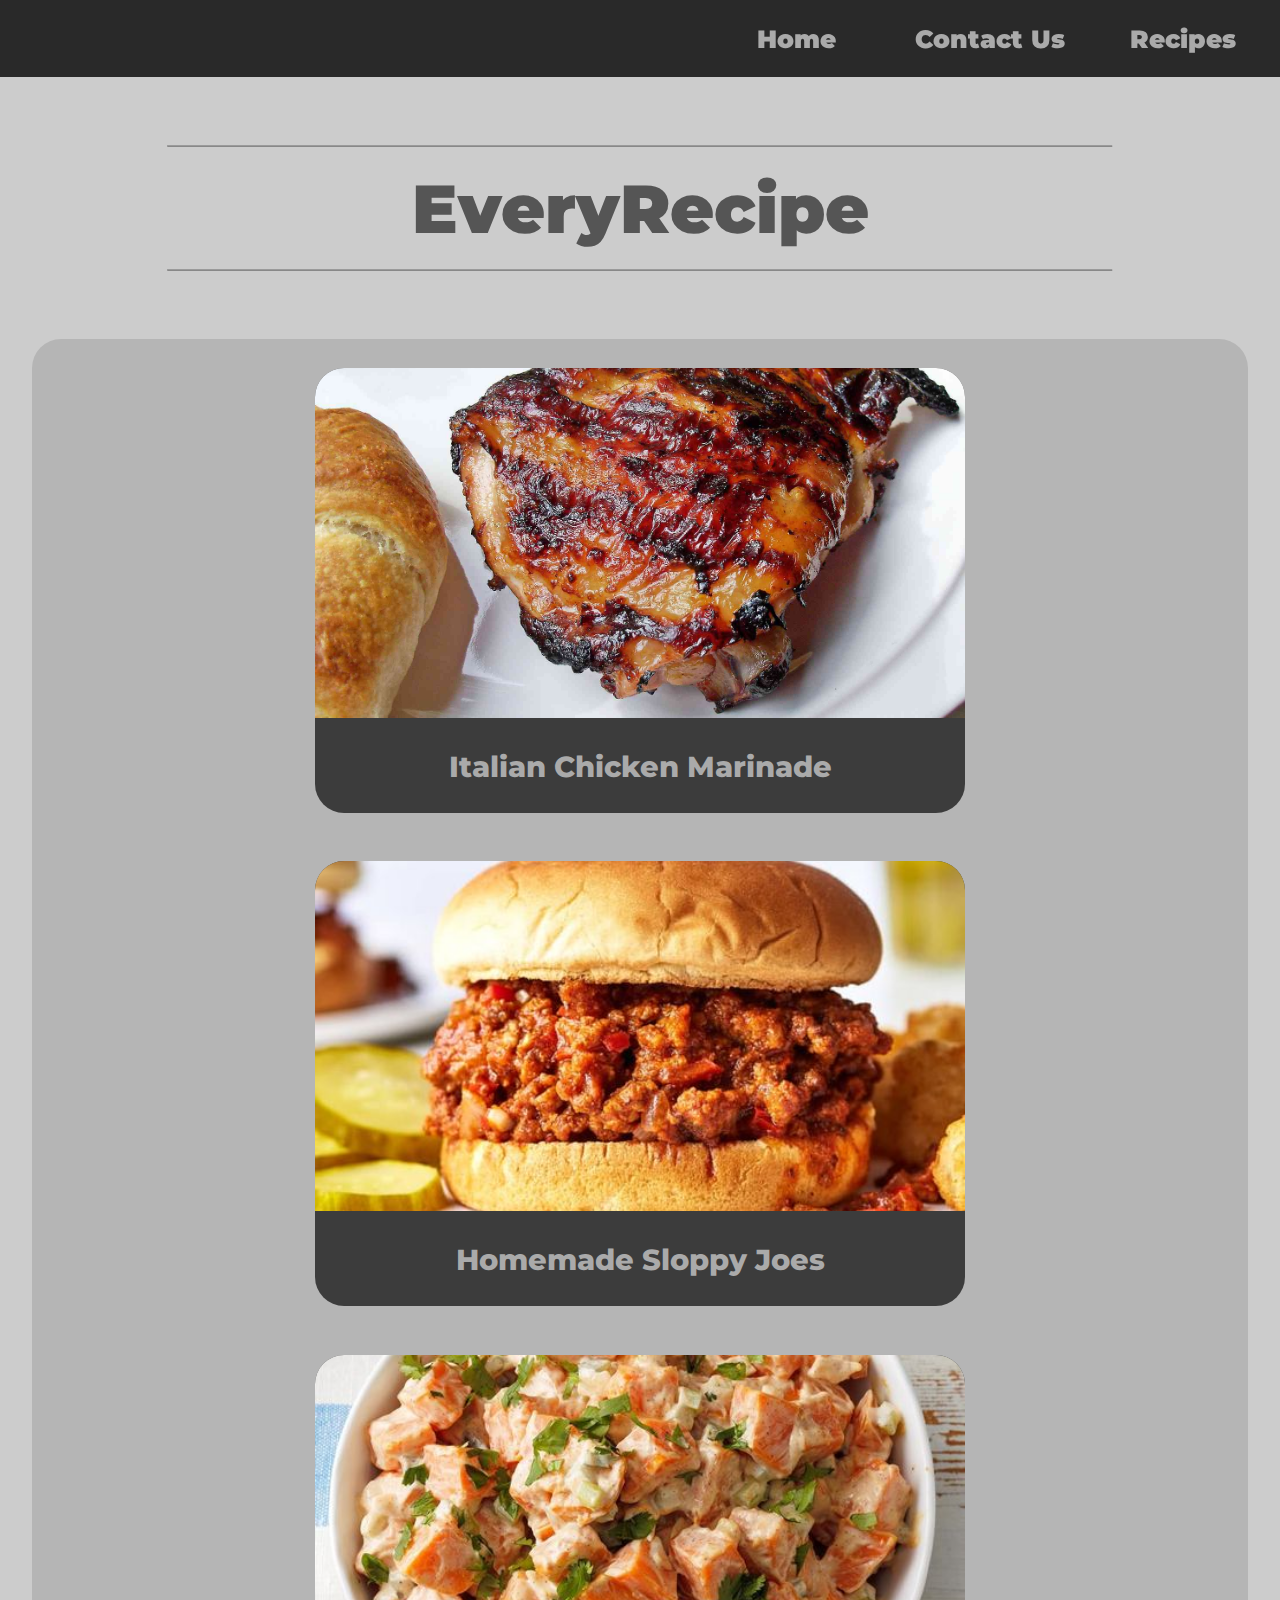
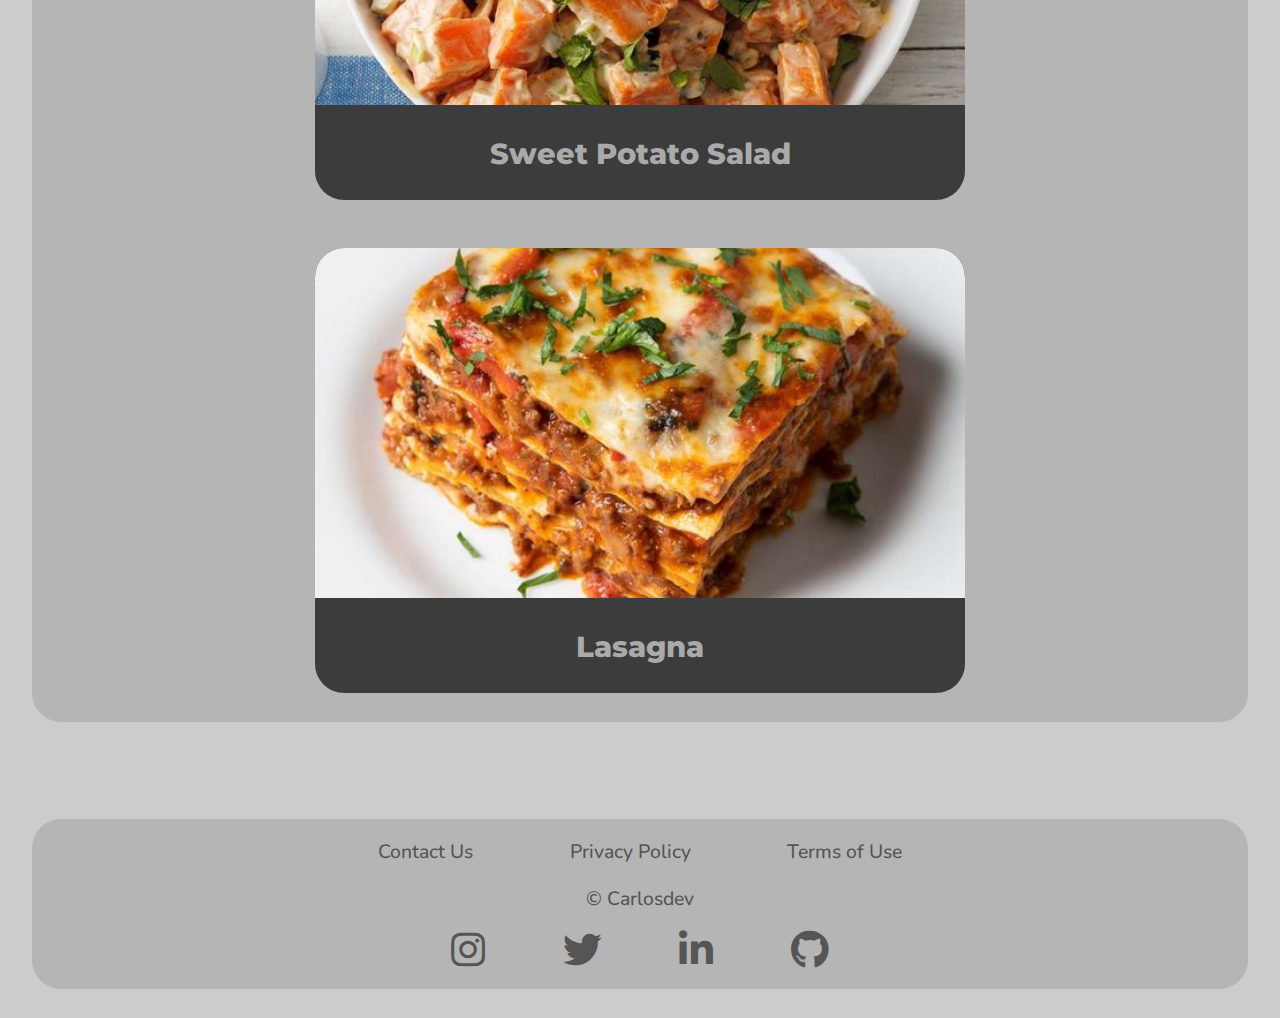
<file: index.html>
<!DOCTYPE html>
<html lang="en">
<head>
    <meta charset="UTF-8">
    <meta http-equiv="X-UA-Compatible" content="IE=edge">
    <meta name="viewport" content="width=device-width, initial-scale=1.0">
    <title>Odin Recipe</title>
    <link rel="stylesheet" href="styles.css">
    <link rel="stylesheet" href="https://use.fontawesome.com/releases/v5.8.2/css/all.css">
</head>
<body>
    <nav id="nav-bar">
        <ul>
            <a href="#">
                <li>
                   Home
                </li>
            </a>
            <a href="#">
                <li>
                    Contact Us
                </li>
            </a>
            <a href="#">
                <li>
                    Recipes
                </li>
            </a>
        </ul>
    </nav>
    
    <main>
        <section class="title">
            <h1>
                <hr>
                    EveryRecipe
                <hr>
            </h1>
        </section>

        <section id="recipes" class="recipes-section">
            <div class="recipe_image">
                <a href="./recipes/italian_chicken_marinade.html">
                    <img src="./recipes_images/chicken_marinade.jpg" alt="recipe image">
                </a>
                <p>
                    <a href="./recipes/italian_chicken_marinade.html">
                        Italian Chicken Marinade
                    </a>
                </p>
            </div>
            <div class="recipe_image">
                <a href="./recipes/homemade_sloppy_joes.html">
                    <img src="./recipes_images/homemade_sloppy_joes.jpg" alt="recipe image">
                </a>
                <p>
                    <a href="./recipes/homemade_sloppy_joes.html">
                        Homemade Sloppy Joes
                    </a>
                </p>
            </div>
            <div class="recipe_image">
                <a href="./recipes/sweet_potato_salad.html">
                    <img src="./recipes_images/sweet_potato_salad.jpg" alt="recipe image">
                </a>
                <p>
                    <a href="./recipes/sweet_potato_salad.html">
                        Sweet Potato Salad
                    </a>
                </p>
            </div>
            <div class="recipe_image">
                <a href="./recipes/lasagna.html">
                    <img src="./recipes_images/lasagna.jpg" alt="recipe image">
                </a>
                <p>
                    <a href="./recipes/lasagna.html">
                        Lasagna
                    </a> 
                </p>
            </div>
        </section>

        <footer>
            <div class="page-information">
                <ul>
                    <li>
                        <a href="#">Contact Us</a>
                    </li>
                    <li>
                        <a href="#">Privacy Policy</a>
                    </li>
                    <li>
                        <a href="#">Terms of Use</a>
                    </li>
                </ul>
            </div>

            <div class="copyright-section">
                <p>
                    &copy; Carlosdev
                </p>
            </div>

            <div class="social">
                <a href="#">
                    <i class="fab fa-instagram"></i>
                </a>
                <a href="#">
                    <i class="fab fa-twitter"></i>
                </a>
                <a href="#">
                    <i class="fab fa-linkedin-in"></i>
                </a>
                <a href="https://github.com/Charlesss-0" target="_blank">
                    <i class="fab fa-github"></i>
                </a>
            </div>
        </footer>
    </main>
</body>
</html>
</file>
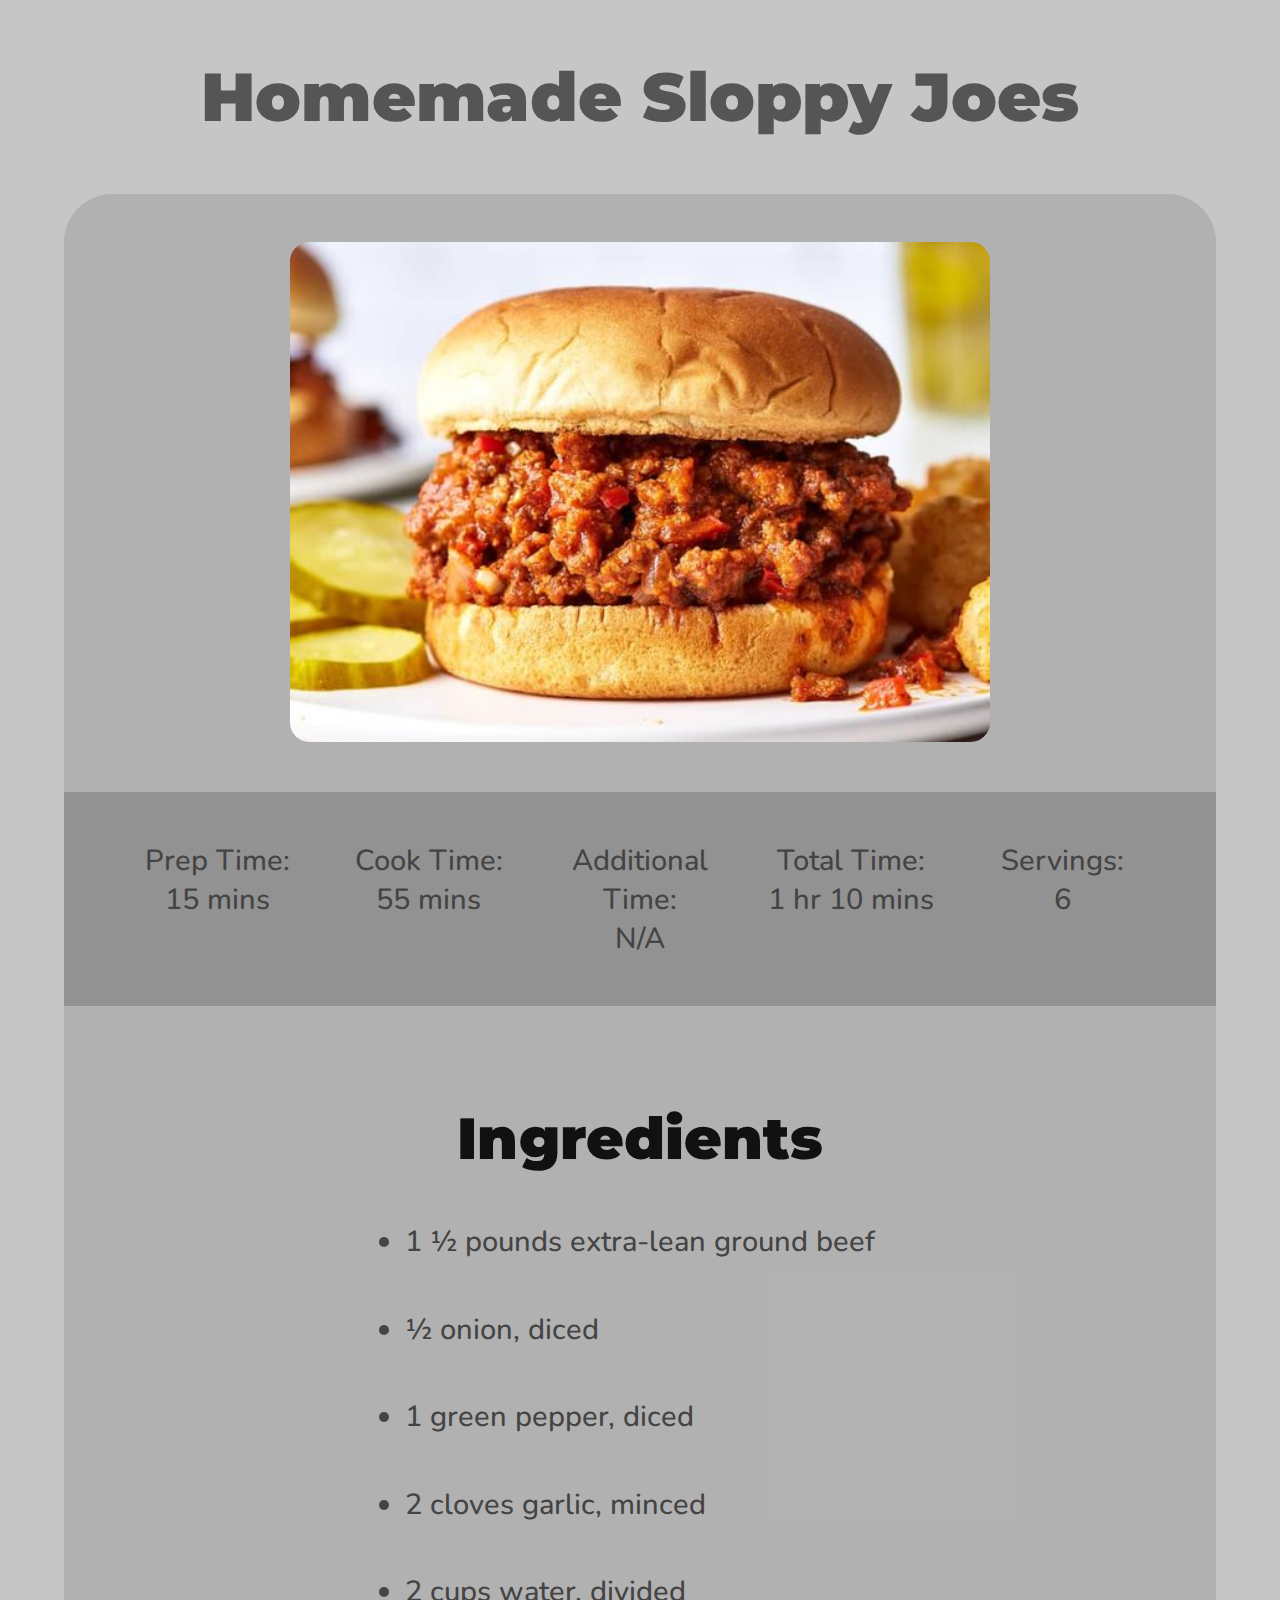
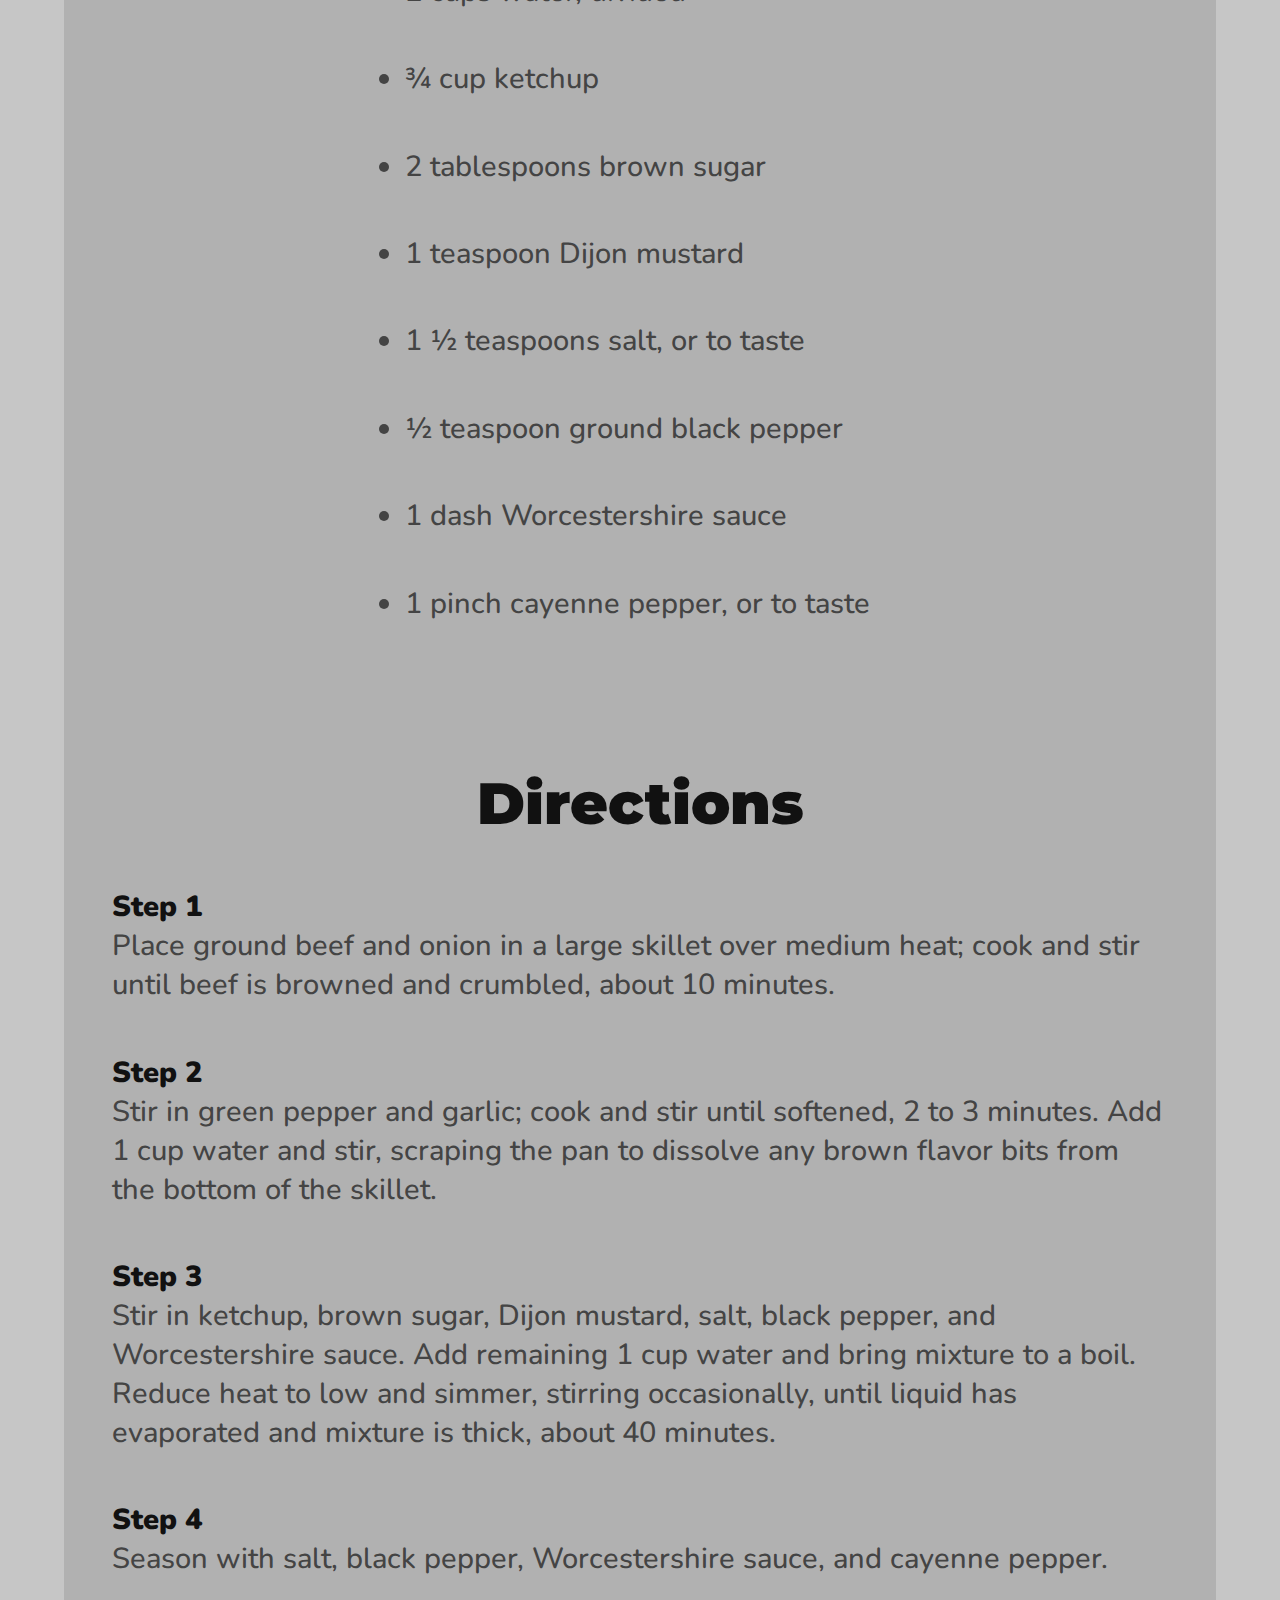
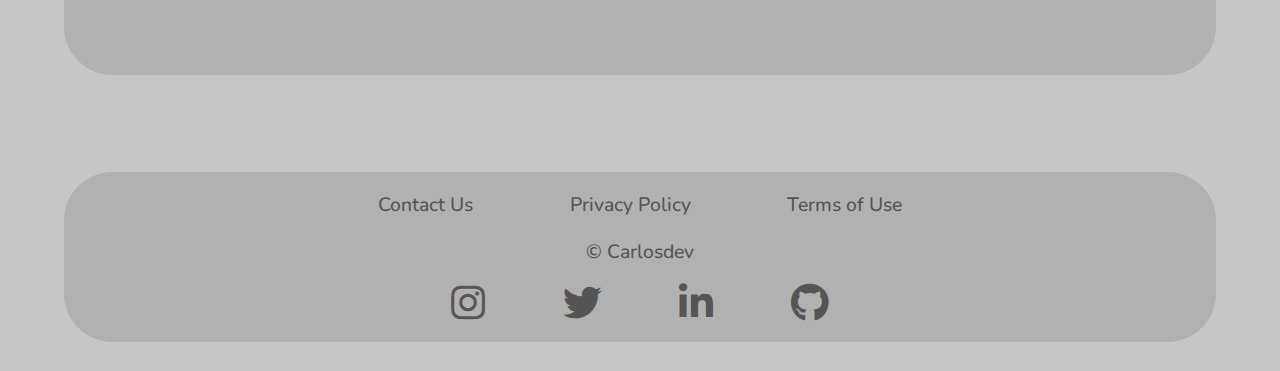
<file: recipes/homemade_sloppy_joes.html>
<!DOCTYPE html>
<html lang="en">
<head>
    <meta charset="UTF-8">
    <meta http-equiv="X-UA-Compatible" content="IE=edge">
    <meta name="viewport" content="width=device-width, initial-scale=1.0">
    <title>Homemade Sloppy Joes</title>
    <link rel="stylesheet" href="homemade_sloppy_joes.css">
    <link rel="stylesheet" href="https://use.fontawesome.com/releases/v5.8.2/css/all.css">
</head>
<body>
    <header class="title">
        <h1>
            Homemade Sloppy Joes
        </h1>
    </header>

    <section class="recipe">
        <div class="img-div">
            <img src="./recipes_images/homemade_sloppy_joes.jpg">
        </div>

        <div class="prep-time">
            <p>
                Prep Time: 
                <br>
                15 mins
            </p>
            <p>
                Cook Time: 
                <br>
                55 mins
            </p>
            <p>
                Additional Time: 
                <br>
                N/A
            </p>
            <p>
                Total Time: 
                <br>
                1 hr 10 mins
            </p>
            <p>
                Servings: 
                <br>
                6
            </p>
        </div>

        <div class="ingredients">
            <h2>
                Ingredients
            </h2>
            <ul>
                <li>
                    1 ½ pounds extra-lean ground beef
                </li>
                <li>
                    ½ onion, diced
                </li>
                <li>
                    1 green pepper, diced
                </li>
                <li>
                    2 cloves garlic, minced
                </li>
                <li>
                    2 cups water, divided
                </li>
                <li>
                    ¾ cup ketchup
                </li>
                <li>
                    2 tablespoons brown sugar
                </li>
                <li>
                    1 teaspoon Dijon mustard
                </li>
                <li>
                    1 ½ teaspoons salt, or to taste
                </li>
                <li>
                    ½ teaspoon ground black pepper
                </li>
                <li>
                    1 dash Worcestershire sauce
                </li>
                <li>
                    1 pinch cayenne pepper, or to taste
                </li>
            </ul>
        </div>

        <div class="steps">
            <h2>
                Directions
            </h2>
            <ol>
                <li>
                    <span class="bold">Step 1</span>
                    <br>
                    Place ground beef and onion in a large skillet over medium heat; cook and stir until beef is browned and crumbled, about 10 minutes.
                </li>
                <li>
                    <span class="bold">Step 2</span>
                    <br>
                    Stir in green pepper and garlic; cook and stir until softened, 2 to 3 minutes. Add 1 cup water and stir, 
                    scraping the pan to dissolve any brown flavor bits from the bottom of the skillet.
                </li>
                <li>
                    <span class="bold">Step 3</span>
                    <br>
                    Stir in ketchup, brown sugar, Dijon mustard, salt, black pepper, and Worcestershire sauce. Add remaining 1 cup water and bring mixture to a boil. 
                    Reduce heat to low and simmer, stirring occasionally, until liquid has evaporated and mixture is thick, about 40 minutes.
                </li>
                <li>
                    <span class="bold">Step 4</span>
                    <br>
                    Season with salt, black pepper, Worcestershire sauce, and cayenne pepper.
                </li>
            </ol>
        </div>
    </section>

    <footer>
        <div class="page-information">
            <ul>
                <li>
                    <a href="#">Contact Us</a>
                </li>
                <li>
                    <a href="#">Privacy Policy</a>
                </li>
                <li>
                    <a href="#">Terms of Use</a>
                </li>
            </ul>
        </div>

        <div class="copyright-section">
            <p>
                &copy; Carlosdev
            </p>
        </div>

        <div class="social">
            <a href="#">
                <i class="fab fa-instagram"></i>
            </a>
            <a href="#">
                <i class="fab fa-twitter"></i>
            </a>
            <a href="#">
                <i class="fab fa-linkedin-in"></i>
            </a>
            <a href="#">
                <i class="fab fa-github"></i>
            </a>
        </div>
    </footer>
</body>
</html>
</file>
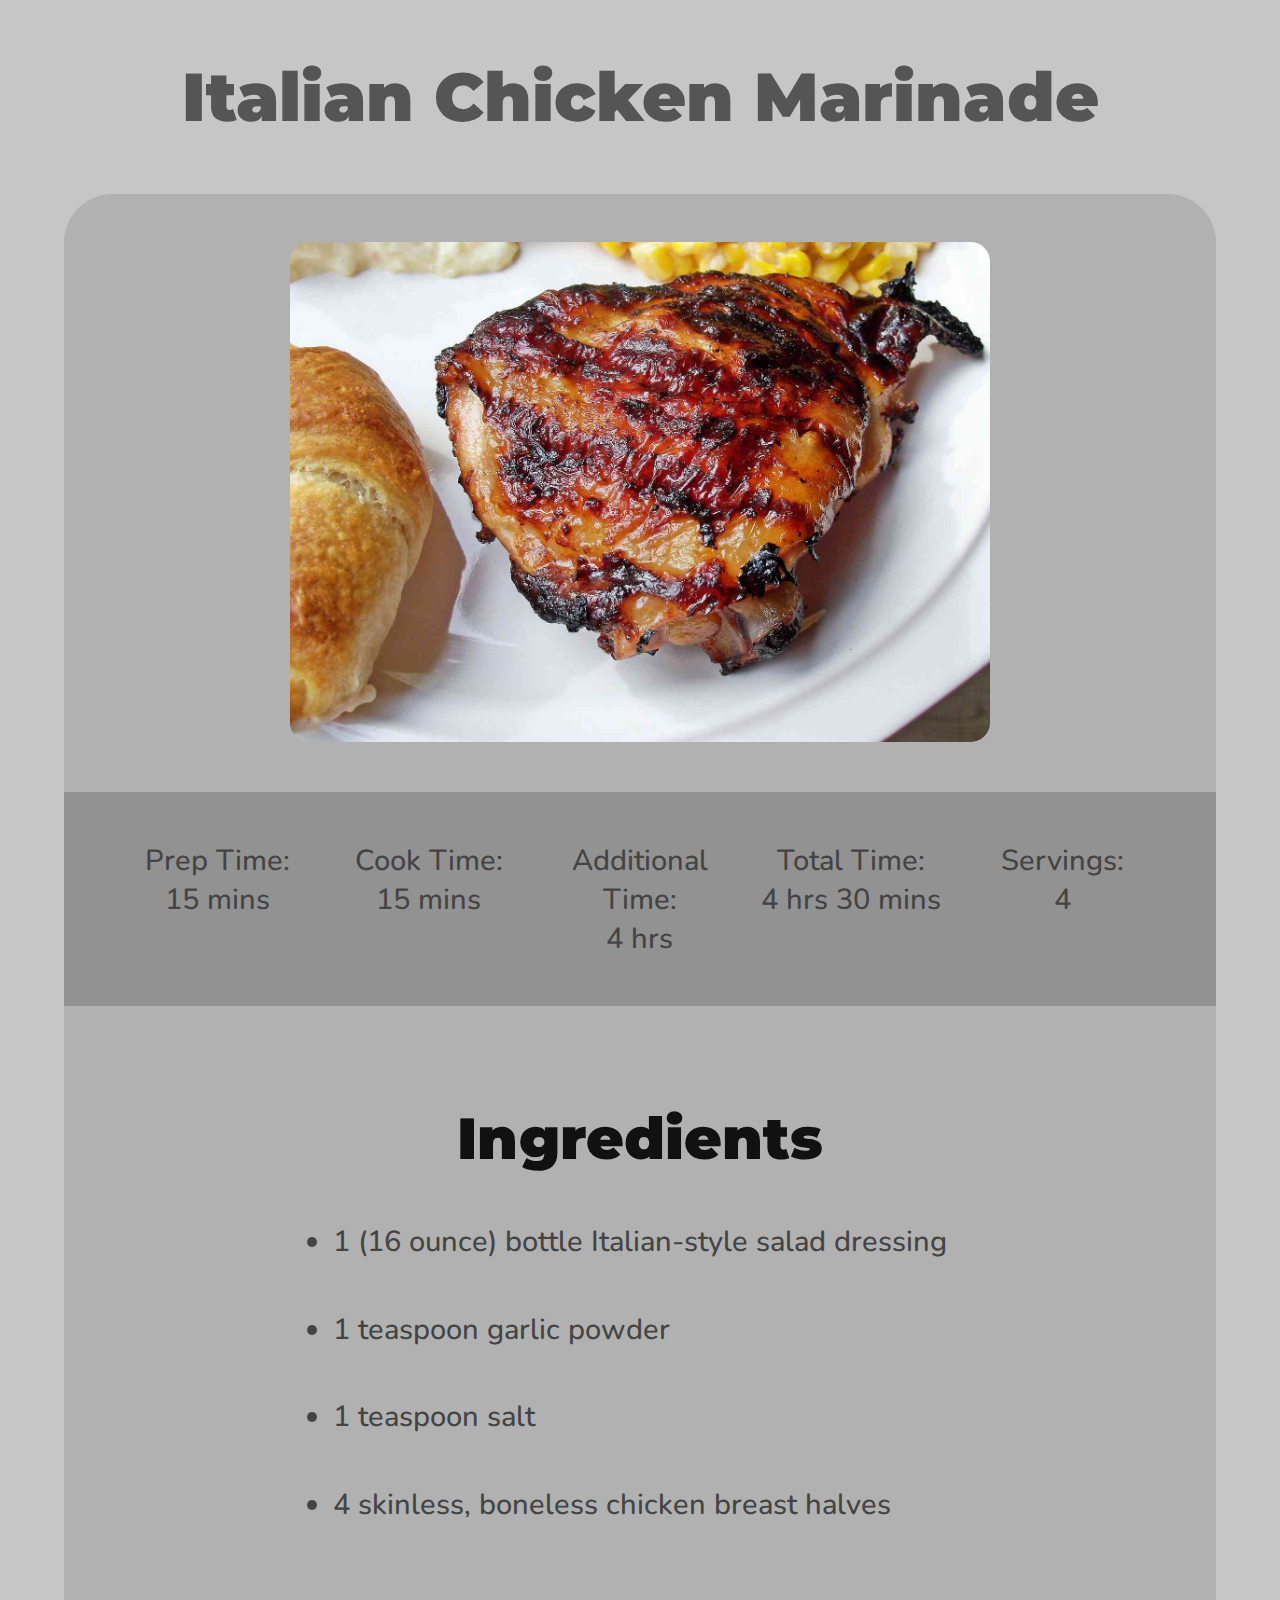
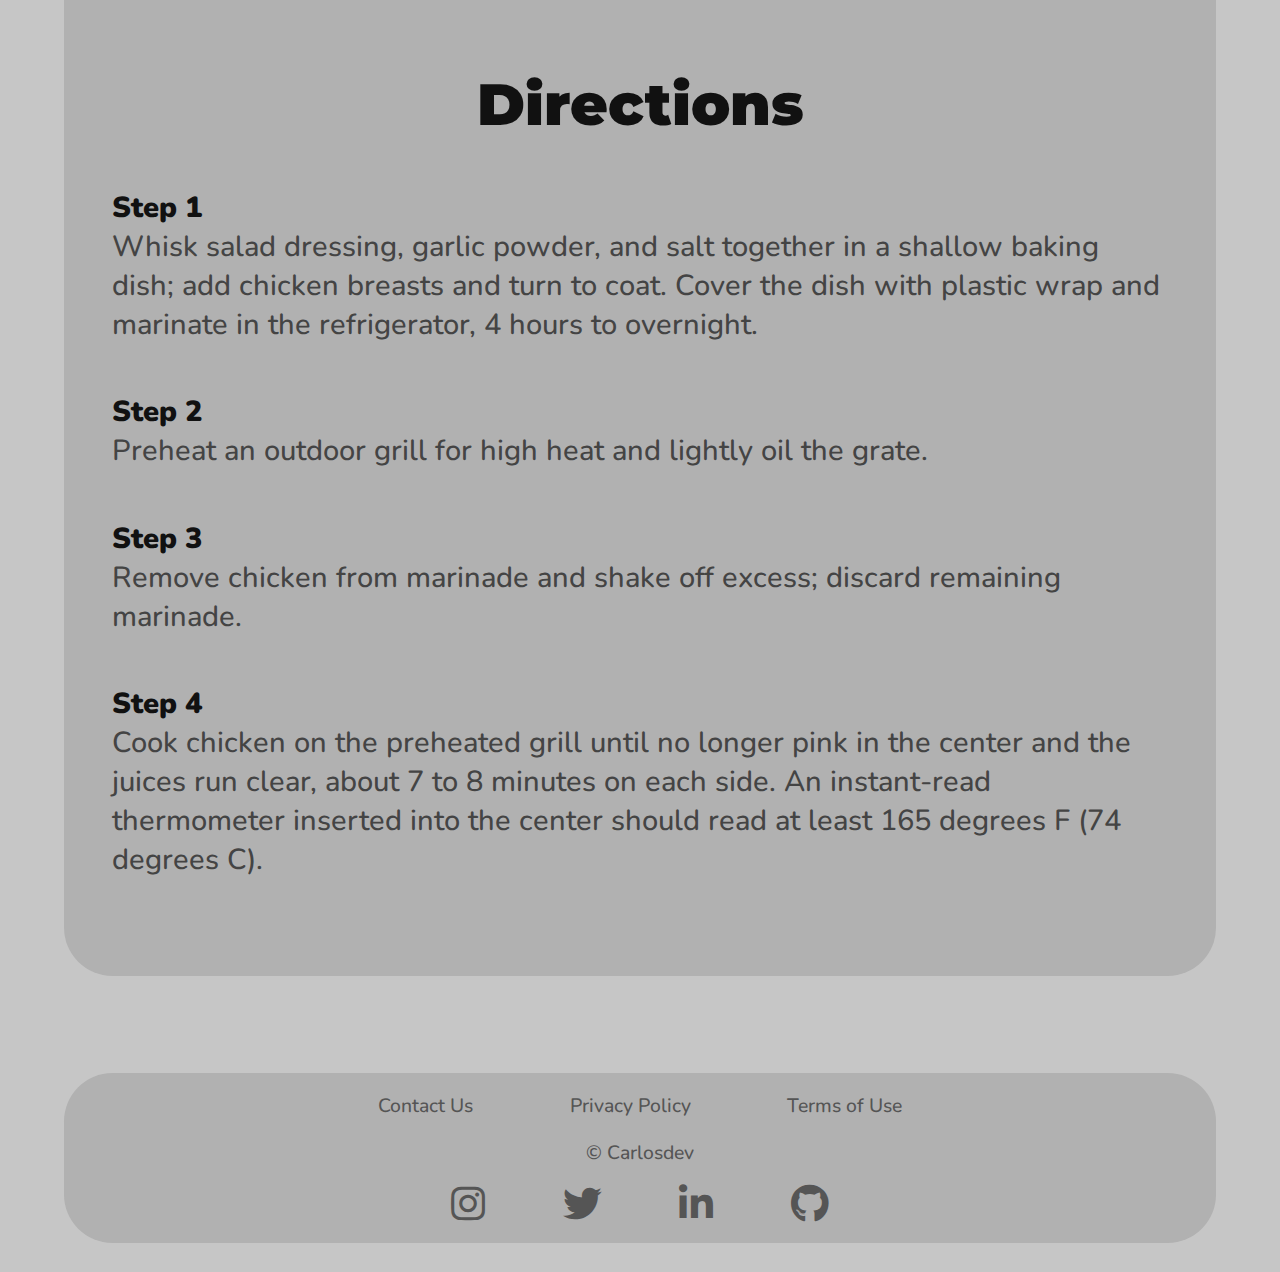
<file: recipes/italian_chicken_marinade.html>
<!DOCTYPE html>
<html lang="en">
<head>
    <meta charset="UTF-8">
    <meta http-equiv="X-UA-Compatible" content="IE=edge">
    <meta name="viewport" content="width=device-width, initial-scale=1.0">
    <title>Italian Chicken Marinade</title>
    <link rel="stylesheet" href="italian_chicken_marinade.css">
    <link rel="stylesheet" href="https://use.fontawesome.com/releases/v5.8.2/css/all.css">
</head>
<body>
    <header class="title">
        <h1>
            Italian Chicken Marinade
        </h1>
    </header>

    <section class="recipe">
        <div class="img-div">
            <img src="./recipes_images/chicken_marinade.jpg">
        </div>

        <div class="prep-time">
            <p>
                Prep Time: 
                <br>
                15 mins
            </p>
            <p>
                Cook Time: 
                <br>
                15 mins
            </p>
            <p>
                Additional Time: 
                <br>
                4 hrs
            </p>
            <p>
                Total Time: 
                <br>
                4 hrs 30 mins
            </p>
            <p>
                Servings: 
                <br>
                4
            </p>
        </div>

        <div class="ingredients">
            <h2>
                Ingredients
            </h2>
            <ul>
                <li>
                    1 (16 ounce) bottle Italian-style salad dressing
                </li>
                <li>
                    1 teaspoon garlic powder
                </li>
                <li>
                    1 teaspoon salt
                </li>
                <li>
                    4 skinless, boneless chicken breast halves
                </li>
            </ul>
        </div>

        <div class="steps">
            <h2>
                Directions
            </h2>
            <ol>
                <li>
                    <span class="bold">Step 1</span>
                    <br>
                    Whisk salad dressing, garlic powder, and salt together in a shallow baking dish; add chicken breasts and turn to coat. 
                    Cover the dish with plastic wrap and marinate in the refrigerator, 4 hours to overnight.
                </li>
                <li>
                    <span class="bold">Step 2</span>
                    <br>
                    Preheat an outdoor grill for high heat and lightly oil the grate.
                </li>
                <li>
                    <span class="bold">Step 3</span>
                    <br>
                    Remove chicken from marinade and shake off excess; discard remaining marinade.
                </li>
                <li>
                    <span class="bold">Step 4</span>
                    <br>
                    Cook chicken on the preheated grill until no longer pink in the center and the juices run clear, about 7 to 8 minutes on each side. 
                    An instant-read thermometer inserted into the center should read at least 165 degrees F (74 degrees C).
                </li>
            </ol>
        </div>
    </section>

    <footer>
        <div class="page-information">
            <ul>
                <li>
                    <a href="#">Contact Us</a>
                </li>
                <li>
                    <a href="#">Privacy Policy</a>
                </li>
                <li>
                    <a href="#">Terms of Use</a>
                </li>
            </ul>
        </div>

        <div class="copyright-section">
            <p>
                &copy; Carlosdev
            </p>
        </div>

        <div class="social">
            <a href="#">
                <i class="fab fa-instagram"></i>
            </a>
            <a href="#">
                <i class="fab fa-twitter"></i>
            </a>
            <a href="#">
                <i class="fab fa-linkedin-in"></i>
            </a>
            <a href="#">
                <i class="fab fa-github"></i>
            </a>
        </div>
    </footer>
</body>
</html>
</file>
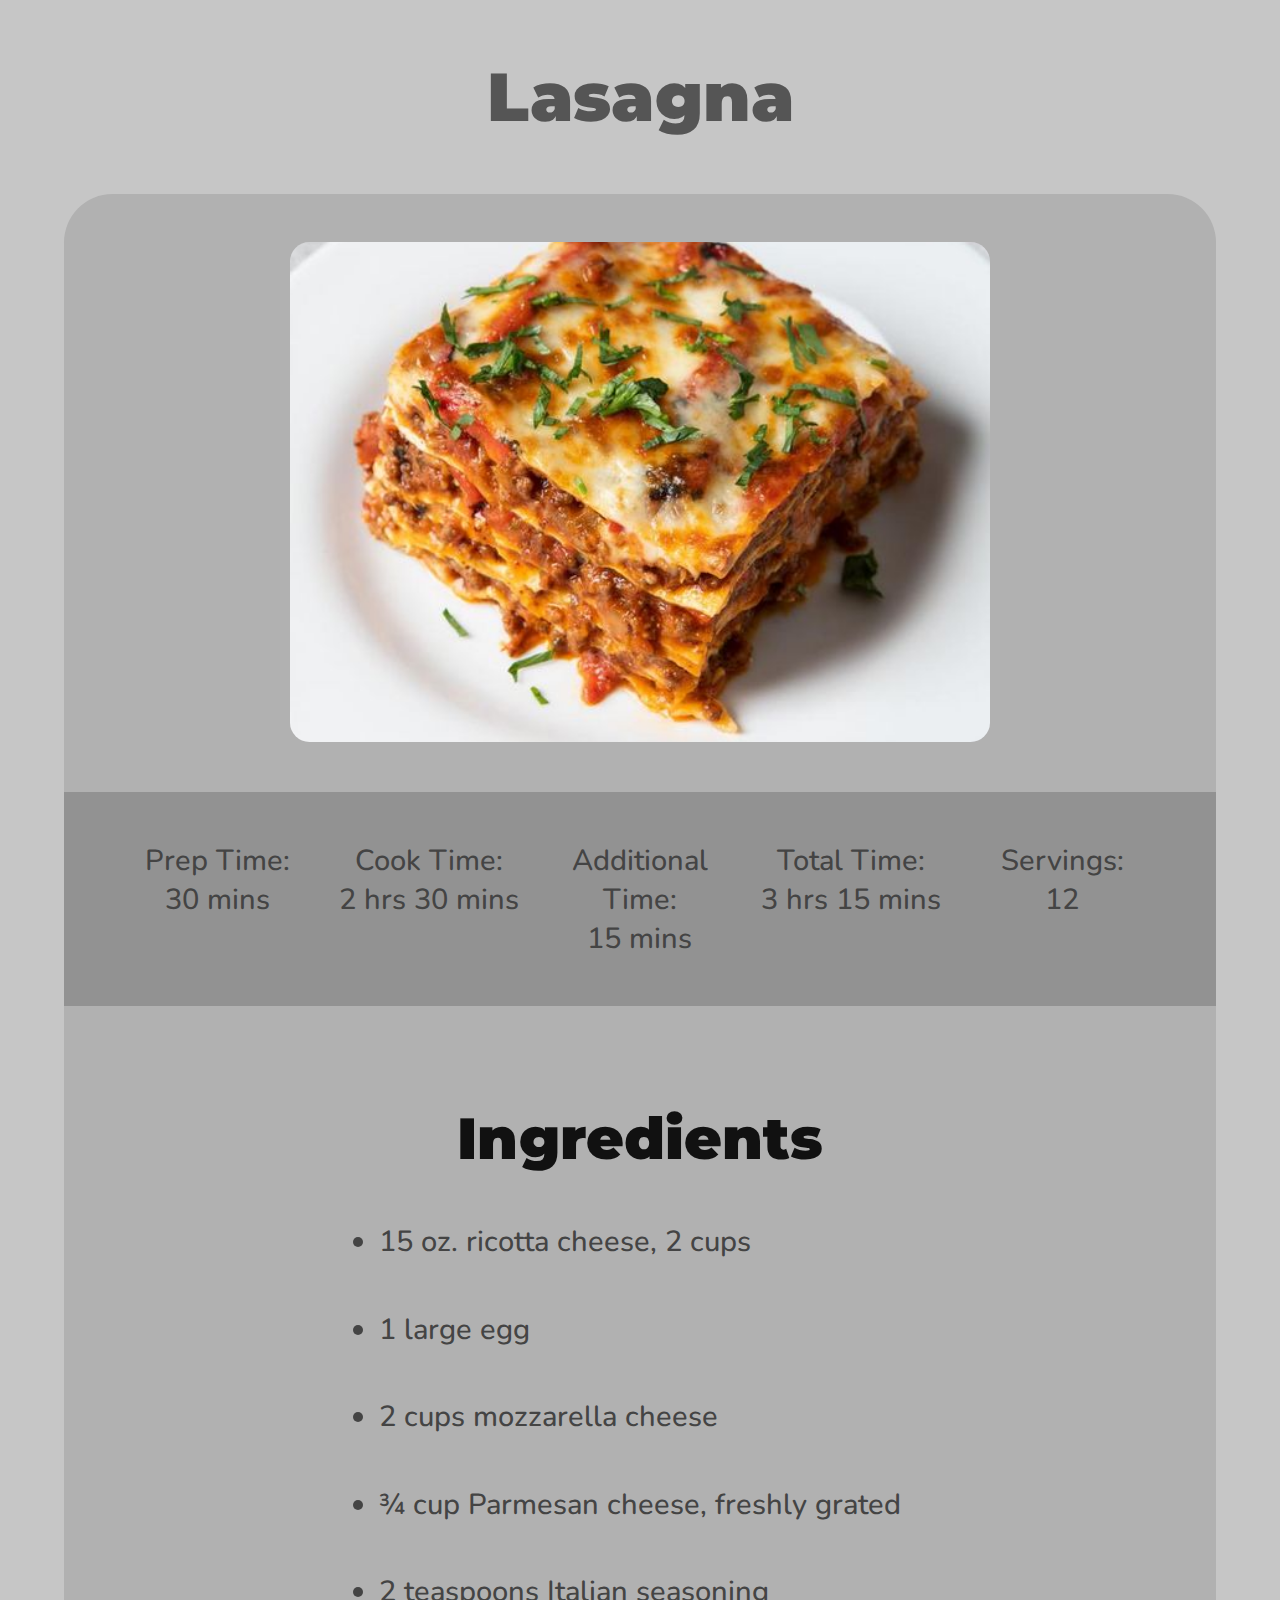
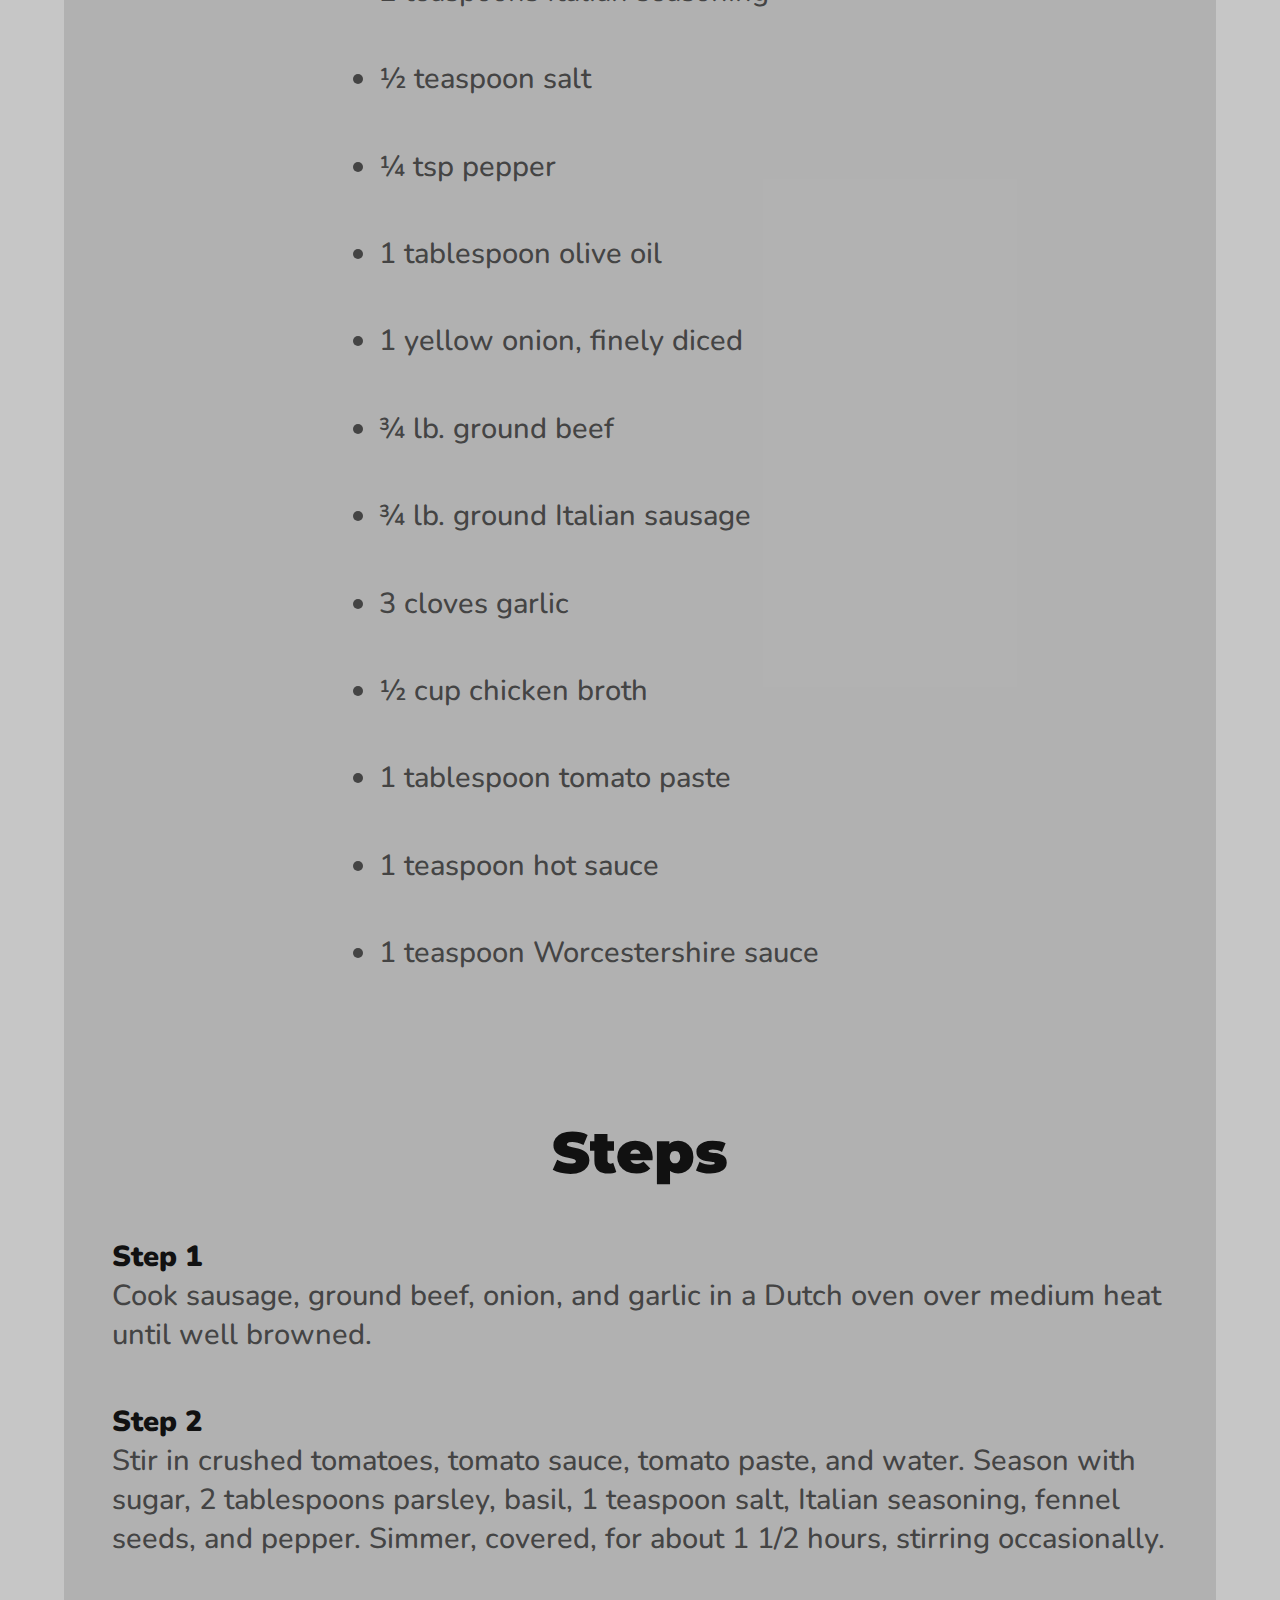
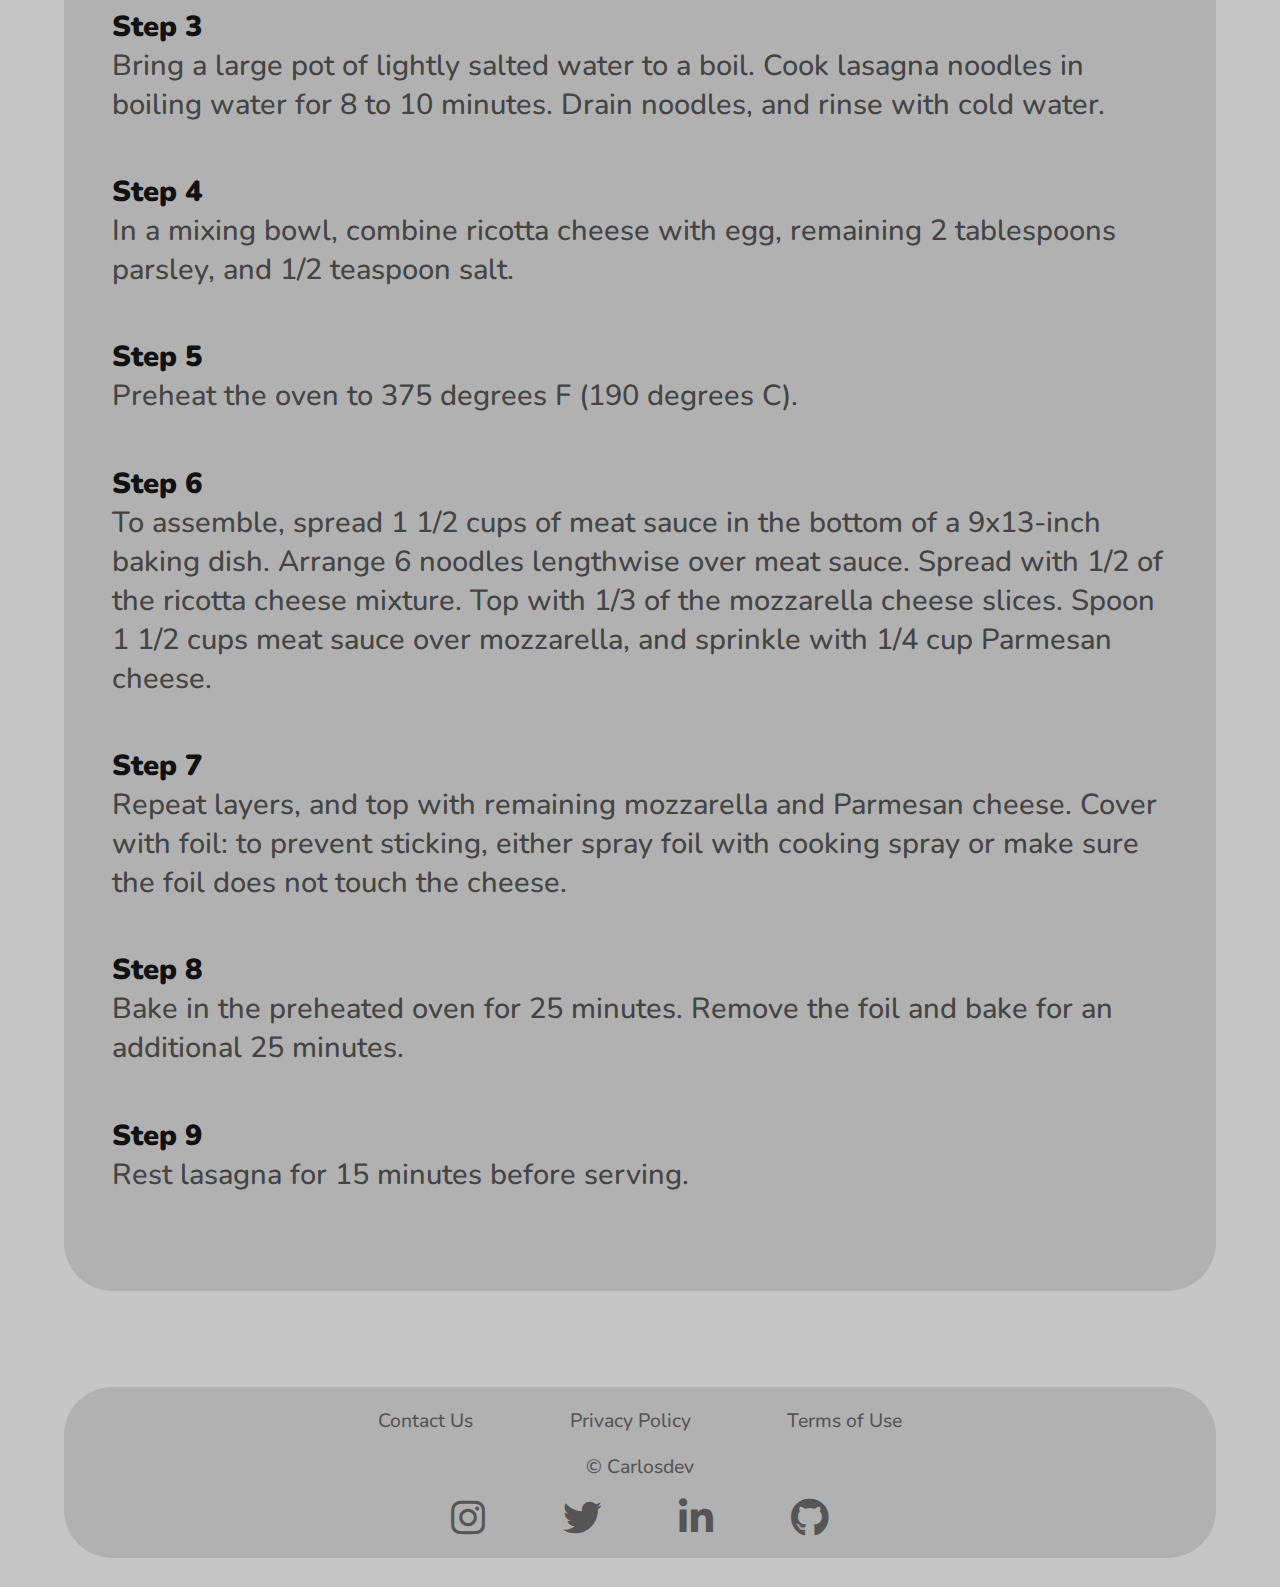
<file: recipes/lasagna.html>
<!DOCTYPE html>
<html lang="en">
<head>
    <meta charset="UTF-8">
    <meta http-equiv="X-UA-Compatible" content="IE=edge">
    <meta name="viewport" content="width=device-width, initial-scale=1.0">
    <title>Lasagna</title>
    <link rel="stylesheet" href="lasagna.css">
    <link rel="stylesheet" href="https://use.fontawesome.com/releases/v5.8.2/css/all.css">
</head>
<body>
    <header class="title">
        <h1>
            Lasagna
        </h1>
    </header>

    <section class="recipe">
        <div class="img-div">
            <img src="./recipes_images/lasagna.jpg">
        </div>

        <div class="prep-time">
            <p>
                Prep Time: 
                <br>
                30 mins
            </p>
            <p>
                Cook Time: 
                <br>
                2 hrs 30 mins
            </p>
            <p>
                Additional Time: 
                <br>
                15 mins
            </p>
            <p>
                Total Time: 
                <br>
                3 hrs 15 mins
            </p>
            <p>
                Servings: 
                <br>
                12
            </p>
        </div>

        <div class="ingredients">
            <h2>
                Ingredients
            </h2>
            <ul>
                <li>
                    15 oz. ricotta cheese, 2 cups
                </li>
                <li>
                    1 large egg
                </li>
                <li>
                    2 cups mozzarella cheese
                </li>
                <li>
                    ¾ cup Parmesan cheese, freshly grated
                </li>
                <li>
                    2 teaspoons Italian seasoning
                </li>
                <li>
                    ½ teaspoon salt
                </li>
                <li>
                    ¼ tsp pepper
                </li>
                <li>
                    1 tablespoon olive oil
                </li>
                <li>
                    1 yellow onion, finely diced
                </li>
                <li>
                    ¾ lb. ground beef
                </li>
                <li>
                    ¾ lb. ground Italian sausage
                </li>
                <li>
                    3 cloves garlic
                </li>
                <li>
                    ½ cup chicken broth
                </li>
                <li>
                    1 tablespoon tomato paste
                </li>
                <li>
                    1 teaspoon hot sauce
                </li>
                <li>
                    1 teaspoon Worcestershire sauce
                </li>
            </ul>
        </div>

        <div class="steps">
            <h2>
                Steps
            </h2>
            <ol>
                <li>
                    <span class="bold">Step 1</span>
                    <br>
                    Cook sausage, ground beef, onion, and garlic in a Dutch oven over medium heat until well browned.
                </li>
                <li>
                    <span class="bold">Step 2</span>
                    <br>
                    Stir in crushed tomatoes, tomato sauce, tomato paste, and water. Season with sugar, 2 tablespoons parsley, basil, 
                    1 teaspoon salt, Italian seasoning, fennel seeds, and pepper. Simmer, covered, for about 1 1/2 hours, stirring occasionally.
                </li>
                <li>
                    <span class="bold">Step 3</span>
                    <br>
                    Bring a large pot of lightly salted water to a boil. Cook lasagna noodles in boiling water for 8 to 10 minutes. 
                    Drain noodles, and rinse with cold water.
                </li>
                <li>
                    <span class="bold">Step 4</span>
                    <br>
                    In a mixing bowl, combine ricotta cheese with egg, remaining 2 tablespoons parsley, and 1/2 teaspoon salt.
                </li>
                <li>
                    <span class="bold">Step 5</span>
                    <br>
                    Preheat the oven to 375 degrees F (190 degrees C).
                </li>
                <li>
                    <span class="bold">Step 6</span>
                    <br>
                    To assemble, spread 1 1/2 cups of meat sauce in the bottom of a 9x13-inch baking dish. Arrange 6 noodles lengthwise over meat sauce. Spread with 1/2 of the ricotta cheese mixture. 
                    Top with 1/3 of the mozzarella cheese slices. Spoon 1 1/2 cups meat sauce over mozzarella, and sprinkle with 1/4 cup Parmesan cheese.
                </li>
                <li>
                    <span class="bold">Step 7</span>
                    <br>
                    Repeat layers, and top with remaining mozzarella and Parmesan cheese. Cover with foil: to prevent sticking, either spray foil with cooking spray or make sure the foil does not touch the cheese.
                </li>
                <li>
                    <span class="bold">Step 8</span>
                    <br>
                    Bake in the preheated oven for 25 minutes. Remove the foil and bake for an additional 25 minutes.
                </li>
                <li>
                    <span class="bold">Step 9</span>
                    <br>
                    Rest lasagna for 15 minutes before serving.
                </li>
            </ol>
        </div>
    </section>

    <footer>
        <div class="page-information">
            <ul>
                <li>
                    <a href="#">Contact Us</a>
                </li>
                <li>
                    <a href="#">Privacy Policy</a>
                </li>
                <li>
                    <a href="#">Terms of Use</a>
                </li>
            </ul>
        </div>

        <div class="copyright-section">
            <p>
                &copy; Carlosdev
            </p>
        </div>

        <div class="social">
            <a href="#">
                <i class="fab fa-instagram"></i>
            </a>
            <a href="#">
                <i class="fab fa-twitter"></i>
            </a>
            <a href="#">
                <i class="fab fa-linkedin-in"></i>
            </a>
            <a href="#">
                <i class="fab fa-github"></i>
            </a>
        </div>
    </footer>
</body>
</html>
</file>
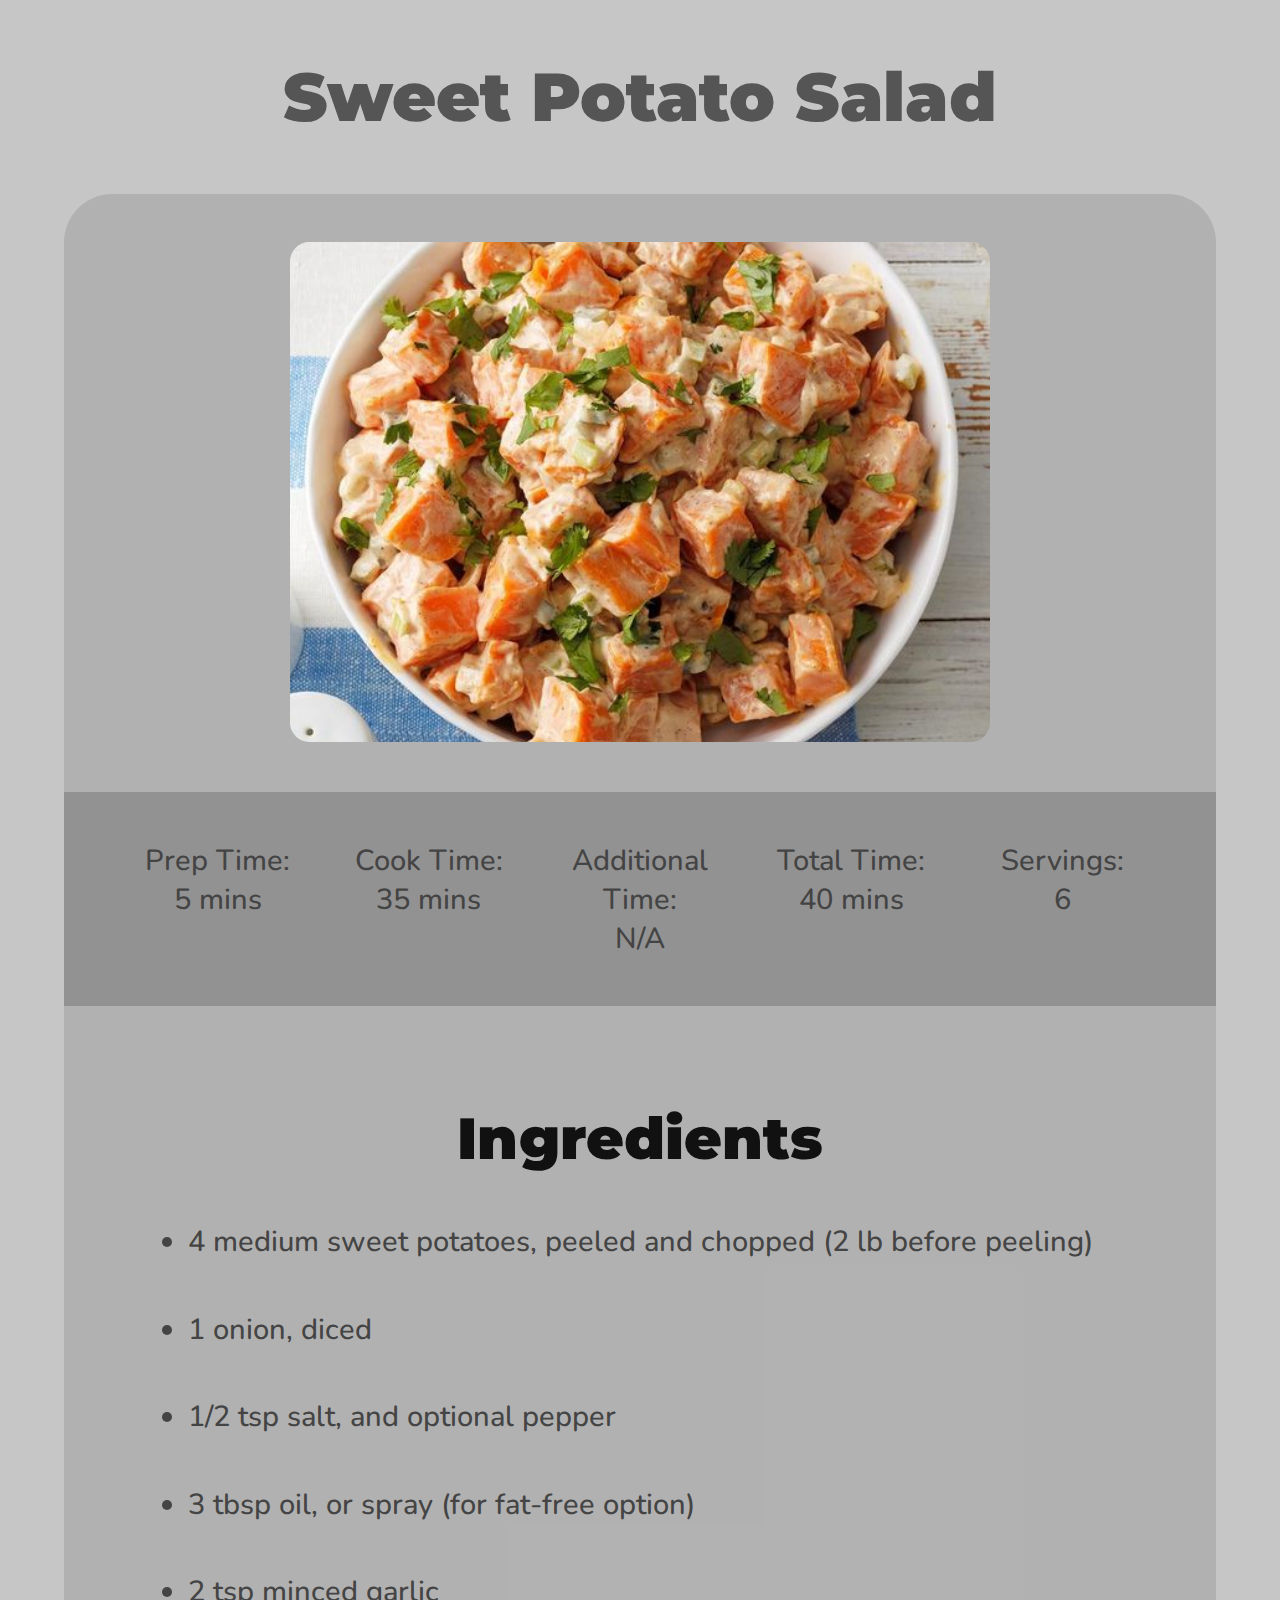
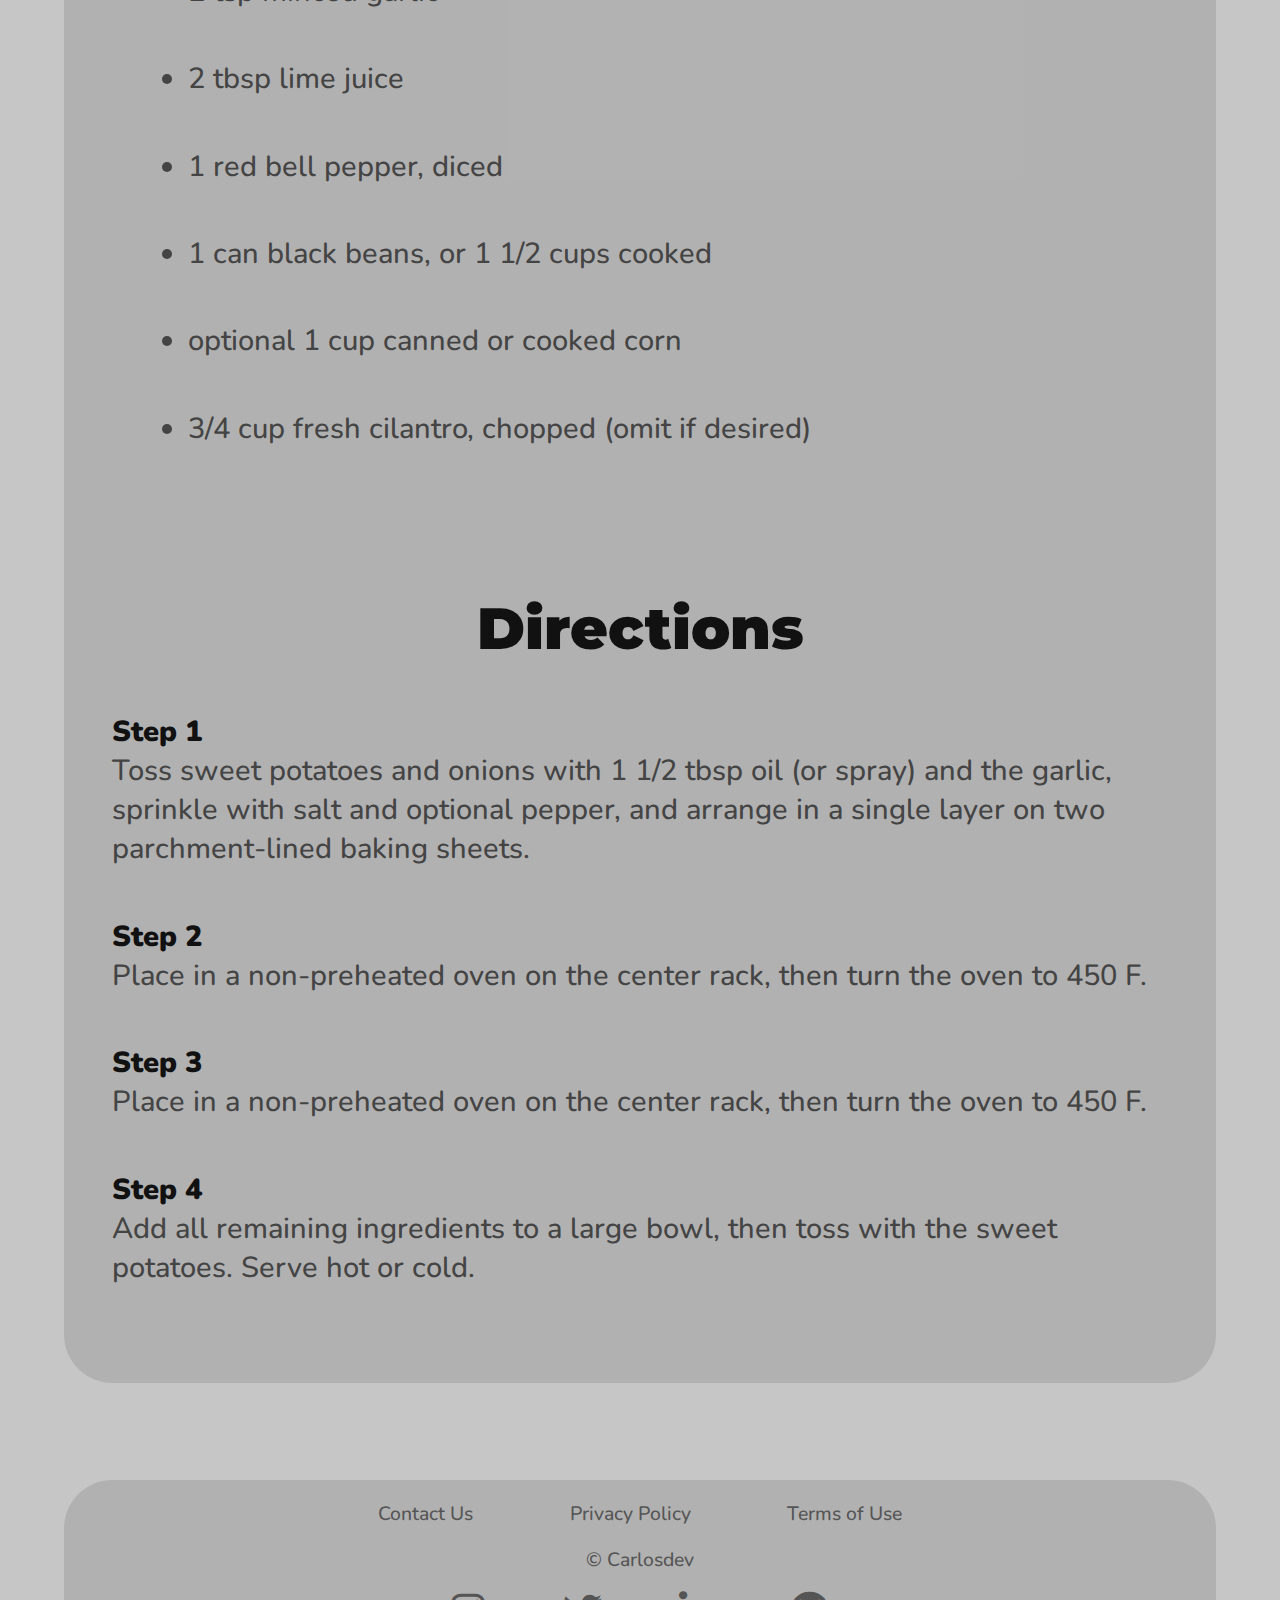
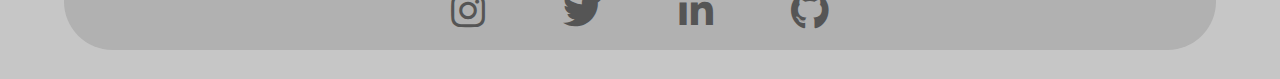
<file: recipes/sweet_potato_salad.html>
<!DOCTYPE html>
<html lang="en">
<head>
    <meta charset="UTF-8">
    <meta http-equiv="X-UA-Compatible" content="IE=edge">
    <meta name="viewport" content="width=device-width, initial-scale=1.0">
    <title>Sweet Potato Salad</title>
    <link rel="stylesheet" href="sweet_potato_salad.css">
    <link rel="stylesheet" href="https://use.fontawesome.com/releases/v5.8.2/css/all.css">
</head>
<body>
    <header class="title">
        <h1>
            Sweet Potato Salad
        </h1>
    </header>

    <section class="recipe">
        <div class="img-div">
            <img src="./recipes_images/sweet_potato_salad.jpg">
        </div>

        <div class="prep-time">
            <p>
                Prep Time: 
                <br>
                5 mins
            </p>
            <p>
                Cook Time: 
                <br>
                35 mins
            </p>
            <p>
                Additional Time: 
                <br>
                N/A
            </p>
            <p>
                Total Time: 
                <br>
                40 mins
            </p>
            <p>
                Servings: 
                <br>
                6
            </p>
        </div>

        <div class="ingredients">
            <h2>
                Ingredients
            </h2>
            <ul>
                <li>
                    4 medium sweet potatoes, peeled and chopped (2 lb before peeling)
                </li>
                <li>
                    1 onion, diced
                </li>
                <li>
                    1/2 tsp salt, and optional pepper
                </li>
                <li>
                    3 tbsp oil, or spray (for fat-free option)
                </li>
                <li>
                    2 tsp minced garlic
                </li>
                <li>
                    2 tbsp lime juice
                </li>
                <li>
                    1 red bell pepper, diced
                </li>
                <li>
                    1 can black beans, or 1 1/2 cups cooked
                </li>
                <li>
                    optional 1 cup canned or cooked corn
                </li>
                <li>
                    3/4 cup fresh cilantro, chopped (omit if desired)
                </li>
            </ul>
        </div>

        <div class="steps">
            <h2>
                Directions
            </h2>
            <ol>
                <li>
                    <span class="bold">Step 1</span>
                    <br>
                    Toss sweet potatoes and onions with 1 1/2 tbsp oil (or spray) and the garlic, sprinkle with salt and optional pepper, and arrange in a single layer on two parchment-lined baking sheets.
                </li>
                <li>
                    <span class="bold">Step 2</span>
                    <br>
                    Place in a non-preheated oven on the center rack, then turn the oven to 450 F.
                </li>
                <li>
                    <span class="bold">Step 3</span>
                    <br>
                    Place in a non-preheated oven on the center rack, then turn the oven to 450 F.
                </li>
                <li>
                    <span class="bold">Step 4</span>
                    <br>
                    Add all remaining ingredients to a large bowl, then toss with the sweet potatoes. Serve hot or cold.
                </li>
            </ol>
        </div>
    </section>

    <footer>
        <div class="page-information">
            <ul>
                <li>
                    <a href="#">Contact Us</a>
                </li>
                <li>
                    <a href="#">Privacy Policy</a>
                </li>
                <li>
                    <a href="#">Terms of Use</a>
                </li>
            </ul>
        </div>

        <div class="copyright-section">
            <p>
                &copy; Carlosdev
            </p>
        </div>

        <div class="social">
            <a href="#">
                <i class="fab fa-instagram"></i>
            </a>
            <a href="#">
                <i class="fab fa-twitter"></i>
            </a>
            <a href="#">
                <i class="fab fa-linkedin-in"></i>
            </a>
            <a href="#">
                <i class="fab fa-github"></i>
            </a>
        </div>
    </footer>
</body>
</html>
</file>
<file: styles.css>
@import url('https://fonts.googleapis.com/css2?family=Nunito:wght@500&display=swap');
@import url('https://fonts.googleapis.com/css2?family=Montserrat:wght@500&family=Rubik&display=swap');

:root {
    --background-color: #ccc;
    --background-color2: #8885;
    --font-color: #aaa;
    --font-color-transparent: #aaaa;
    --font-color2: #555;
    --font-color-transparent2: #5555;
}

*, 
::before,
::after {
    box-sizing: border-box;
    margin: 0;
    padding: 0;
}

html {
    font-size: 60.5%;
    scroll-behavior: smooth;
    font-family: 'Montserrat', sans-serif;
}

body {
    color: var(--font-color);
    background-color: var(--background-color);
}

/* NAV-BAR SECTION START */

#nav-bar {
    display: flex;
    justify-content: flex-end;
    background-color: #000c;
    width: 100%;
    height: 8em;
    position: fixed;
    top: 0;
    left: 0;
    z-index: 1;
}   

#nav-bar ul {
    display: grid;
    grid-template-columns: repeat(3, 1fr);
    list-style: none;
    width: 60em;
}

#nav-bar a {
    height: 100%;
    text-decoration: none;
    color: var(--font-color);
}

#nav-bar li {
    height: 100%;
    display: grid;
    place-content: center;
    font: 900 25px Montserrat, sans-serif;
    transition: 0.3s linear;
}

#nav-bar li:hover {
    background-color: var(--font-color);
    color: var(--font-color2);
}

/* NAV-BAR SECTION END */

/* TITLE SECTION START */

.title {
    margin-top: 8rem;
    padding: 5rem;
}

.title h1 {
    font: 900 7rem Montserrat, sans-serif;
    text-align: center;
    color: var(--font-color2);
}

hr {
    width: 80%;
    border-bottom: 1px solid #0005;
    border-radius: 50em;
    margin: 2rem auto;
}

/* TITLE SECTION END */

/* RECIPES-SECTION START */

.recipes-section {
    background-color: var(--background-color2);
    width: 95%;
    display: flex;
    flex-wrap: wrap;
    gap: 5em;
    margin: auto;
    margin-bottom: 10em;
    border-radius: 3em;
    padding: 3em;
}

.recipe_image {
    display: grid;
    place-content: center;
    margin: auto;
    background-color: #000a;
    border-radius: 3em;
    overflow: hidden;
    transition: all 0.2s linear;
}

.recipe_image:hover {
    transform: translate(5px, -5px);
    box-shadow: -5px 5px 0 #000;
}

.recipe_image p a {
    text-decoration: none;
    color: var(--font-color);
}

.recipe_image p a:hover {
    color: var(--font-color-transparent);
}

.recipe_image p {
    text-align: center;
    font: 800 3rem Montserrat, sans-serif;
    padding: 1em;
}

.recipe_image img {
    width: 650px;
    height: 350px;
    object-fit: cover;
}

/* RECIPES-SECTION END */

/* FOOTER SECTION START */

footer {
    width: 95%;
    display: flex;
    flex-direction: column;
    background-color: var(--background-color2);
    border-radius: 3em;
    margin: 0 auto 3rem auto;
    padding: 1rem;
}

.page-information ul {
    font: 500 2rem Nunito, sans-serif;
    display: flex;
    justify-content: center;
    align-items: center;
    gap: 10rem;
    list-style: none;
    padding: 1rem;
}

.page-information li a {
    text-decoration: none;
    color: var(--font-color2);
    text-align: center;
}

.page-information li a:hover {
    text-decoration: underline;
}

.copyright-section {
    display: flex;
    justify-content: center;
    align-items: center;
    padding: 1rem;
}

.copyright-section p {
    text-align: center;
    font: 500 2rem Nunito, sans-serif;
    color: var(--font-color2);
}

.social {
    display: flex;
    /* flex-direction: row; */
    justify-content: center;
    align-items: center;
    gap: 8rem;
    padding: 1rem;
}

.social i {
    font-size: 4rem;
    color: var(--font-color2);
}

.fa-instagram:hover {
    color: #C13584;
}

.fa-twitter:hover {
    color: #1DA1F2;
}

.fa-linkedin-in:hover {
    color: #0072b1;
}

.fa-github:hover {
    color: #171515;
}

/* FOOTER SECTION END */

/* MEDIA QUERIES SECTION START */

@media (max-width: 850px) {
    html {
        font-size: 45%;
    }

    #nav-bar li {
        font: 900 3rem Montserrat, sans-serif;
    }

    .title h1 {
        font: 900 5rem Montserrat, sans-serif;
    }

    .recipe_image img {
        width: 500px;
        height: 250px;
    }
}

@media (max-width: 450px) {
    html {
        font-size: 35%;
    }

    #nav-bar {
        justify-content: center;
    }

    .recipe_image img {
        width: 300px;
        height: 200px;
    }

    .page-information ul,
    .copyright-section p {
        font-size: 2.5rem;
    }

    .page-information ul {
        gap: 5rem;
    }

    .social i {
        font-size: 4.5rem;
    }
}
/* MEDIA QUERIES SECTION END */
</file>
<file: recipes/homemade_sloppy_joes.css>
@import url('https://fonts.googleapis.com/css2?family=Nunito:wght@500&display=swap');
@import url('https://fonts.googleapis.com/css2?family=Montserrat:wght@500&family=Rubik&display=swap');

:root {
    --background-color: #5555;
    --background-color2: #8885;
    --font-color: #555;
    --font-color2: #5555;
    --font-color3: #444;
    --font-color4: #111;
}

*,
::before,
::after {
    box-sizing: border-box;
    margin: 0;
    padding: 0;
}

html {
    font-size: 60.5%;
    scroll-behavior: smooth;
    color: var(--font-color);
}

body {
    background-color: var(--font-color2);
}

.title {
    width: 100%;
    height: 10em;
    display: grid;
    place-content: center;
    padding: 10rem;
}

.title h1 {
    text-align: center;
    font: 900 7rem Montserrat, sans-serif;
    padding: 0.3rem;
    color: var(--font-color);
}

.recipe {
    width: 90%;
    margin: auto;
    margin-bottom: 5rem;
    background-color: var(--background-color2);
    display: grid;
    grid-auto-flow: row;
    place-content: center;
    justify-content: center;
    border-radius: 5em;
}

.img-div {
    margin: 5rem auto;
}

.img-div img{
    width: 700px;
    height: 500px;
    object-fit: cover;
    border-radius: 2em;
}

.prep-time {
    display: grid;
    grid-template-columns: repeat(5, 1fr);
    padding: 5rem;
    background-color: var(--font-color2);
}

.prep-time p {
    font: 500 3rem Nunito, sans-serif;
    text-align: center;
    color: var(--font-color3);
}

.ingredients {
    display: grid;
    place-content: center;
    margin: 5rem 0;
    color: var(--font-color3);
}

.ingredients h2 {
    font: 900 6rem Montserrat, sans-serif;
    margin-top: 5rem;
    text-align: center;
    color: var(--font-color4);
}

.ingredients li {
    font: 500 3rem Nunito, sans-serif;
    margin: 5rem 0;
}

.steps {
    padding: 5rem;
    color: var(--font-color3);
}

.steps h2 {
    font: 900 6rem Montserrat, sans-serif;
    text-align: center;
    margin: 0;
    color: var(--font-color4);
}

.steps li {
    font: 500 3rem Nunito, sans-serif;
    list-style: none;
    margin: 5rem 0;
}

.bold {
    font-weight: 900;
    color: var(--font-color4);
}

footer {
    width: 90%;
    display: flex;
    flex-direction: column;
    background-color: var(--background-color2);
    border-radius: 5em;
    margin: 10em auto 3rem auto;
    padding: 1rem;
}

.page-information ul {
    font: 500 2rem Nunito, sans-serif;
    display: flex;
    justify-content: center;
    align-items: center;
    gap: 10rem;
    list-style: none;
    padding: 1rem;
}

.page-information li a {
    text-decoration: none;
    color: var(--font-color);
    text-align: center;
}

.page-information li a:hover {
    text-decoration: underline;
}

.copyright-section {
    display: flex;
    justify-content: center;
    align-items: center;
    padding: 1rem;
}

.copyright-section p {
    text-align: center;
    font: 500 2rem Nunito, sans-serif;
    color: var(--font-color);
}

.social {
    display: flex;
    /* flex-direction: row; */
    justify-content: center;
    align-items: center;
    gap: 8rem;
    padding: 1rem;
}

.social i {
    font-size: 4rem;
    color: var(--font-color);
}

.fa-instagram:hover {
    color: #C13584;
}

.fa-twitter:hover {
    color: #1DA1F2;
}

.fa-linkedin-in:hover {
    color: #0072b1;
}

.fa-github:hover {
    color: #171515;
}

/* MEDIA QUERIES SECTION START */

@media (max-width: 850px) {
    html {
        font-size: 45%;
    }

    .title h1 {
        font-size: 5rem;
    }

    .img-div img {
        width: 500px;
        height: 300px;
    }

    .prep-time {
        display: grid;
        grid-template-columns: repeat(3, 1fr);
        gap: 2rem;
        padding: 1.5rem;
    }

    .prep-time p {
        text-align: start;
    }

    .ingredients h2 {
        font-size: 5rem;
    }

    .steps h2 {
        font-size: 5rem;
    }
}

@media (max-width: 450px) {
    html {
        font-size: 35%;
    }

    .title h1 {
        font-size: 4rem;
        width: 100vw;
    }

    .img-div img {
        width: 300px;
        height: 200px;
    }

    .prep-time {
        gap: 1rem;
        grid-template-columns: repeat(2, 1fr);
    }

    .prep-time p {
        padding: 0.5rem;
    }

    .ingredients {
        padding: 0 5rem;
    }

    .page-information ul {
        gap: 5rem;
    }
}

/* MEDIA QUERIES SECTION END */
</file>
<file: recipes/italian_chicken_marinade.css>
@import url('https://fonts.googleapis.com/css2?family=Nunito:wght@500&display=swap');
@import url('https://fonts.googleapis.com/css2?family=Montserrat:wght@500&family=Rubik&display=swap');

:root {
    --background-color: #5555;
    --background-color2: #8885;
    --font-color: #555;
    --font-color2: #5555;
    --font-color3: #444;
    --font-color4: #111;
}

*,
::before,
::after {
    box-sizing: border-box;
    margin: 0;
    padding: 0;
}

html {
    font-size: 60.5%;
    scroll-behavior: smooth;
    color: var(--font-color);
}

body {
    background-color: var(--background-color);
}

.title {
    width: 100%;
    height: 10em;
    display: grid;
    place-content: center;
    padding: 10rem;
}

.title h1 {
    text-align: center;
    font: 900 7rem Montserrat, sans-serif;
    padding: 0.3rem;
    color: var(--font-color);
}

.recipe {
    width: 90%;
    margin: auto;
    margin-bottom: 5rem;
    background-color: var(--background-color2);
    display: grid;
    grid-auto-flow: row;
    place-content: center;
    justify-content: center;
    border-radius: 5em;
}

.img-div {
    margin: 5rem auto;
}

.img-div img{
    width: 700px;
    height: 500px;
    object-fit: cover;
    border-radius: 2em;
}

.prep-time {
    display: grid;
    grid-template-columns: repeat(5, 1fr);
    padding: 5rem;
    background-color: var(--font-color2);
}

.prep-time p {
    font: 500 3rem Nunito, sans-serif;
    text-align: center;
    color: var(--font-color3);
}

.ingredients {
    display: grid;
    place-content: center;
    margin: 5rem 0;
    color: var(--font-color3);
}

.ingredients h2 {
    font: 900 6rem Montserrat, sans-serif;
    margin-top: 5rem;
    text-align: center;
    color: var(--font-color4);
}

.ingredients li {
    font: 500 3rem Nunito, sans-serif;
    margin: 5rem 0;
}

.steps {
    padding: 5rem;
    color: var(--font-color3);
}

.steps h2 {
    font: 900 6rem Montserrat, sans-serif;
    text-align: center;
    margin: 0;
    color: var(--font-color4);
}

.steps li {
    font: 500 3rem Nunito, sans-serif;
    list-style: none;
    margin: 5rem 0;
}

.bold {
    font-weight: 900;
    color: var(--font-color4);
}

footer {
    width: 90%;
    display: flex;
    flex-direction: column;
    background-color: var(--background-color2);
    border-radius: 5em;
    margin: 10em auto 3rem auto;
    padding: 1rem;
}

.page-information ul {
    font: 500 2rem Nunito, sans-serif;
    display: flex;
    justify-content: center;
    align-items: center;
    gap: 10rem;
    list-style: none;
    padding: 1rem;
}

.page-information li a {
    text-decoration: none;
    color: var(--font-color);
    text-align: center;
}

.page-information li a:hover {
    text-decoration: underline;
}

.copyright-section {
    display: flex;
    justify-content: center;
    align-items: center;
    padding: 1rem;
}

.copyright-section p {
    text-align: center;
    font: 500 2rem Nunito, sans-serif;
    color: var(--font-color);
}

.social {
    display: flex;
    /* flex-direction: row; */
    justify-content: center;
    align-items: center;
    gap: 8rem;
    padding: 1rem;
}

.social i {
    font-size: 4rem;
    color: var(--font-color);
}

.fa-instagram:hover {
    color: #C13584;
}

.fa-twitter:hover {
    color: #1DA1F2;
}

.fa-linkedin-in:hover {
    color: #0072b1;
}

.fa-github:hover {
    color: #171515;
}

/* MEDIA QUERIES SECTION START */

@media (max-width: 850px) {
    html {
        font-size: 45%;
    }

    .title h1 {
        font-size: 5rem;
    }

    .img-div img {
        width: 500px;
        height: 300px;
    }

    .prep-time {
        display: grid;
        grid-template-columns: repeat(3, 1fr);
        gap: 2rem;
        padding: 1.5rem;
    }

    .prep-time p {
        text-align: start;
    }

    .ingredients h2 {
        font-size: 5rem;
    }

    .steps h2 {
        font-size: 5rem;
    }
}

@media (max-width: 450px) {
    html {
        font-size: 35%;
    }

    .title h1 {
        font-size: 4rem;
        width: 100vw;
    }

    .img-div img {
        width: 300px;
        height: 200px;
    }

    .prep-time {
        gap: 1rem;
        grid-template-columns: repeat(2, 1fr);
    }

    .prep-time p {
        padding: 0.5rem;
    }

    .ingredients {
        padding: 0 5rem;
    }

    .page-information ul {
        gap: 5rem;
    }
}

/* MEDIA QUERIES SECTION END */
</file>
<file: recipes/lasagna.css>
@import url('https://fonts.googleapis.com/css2?family=Nunito:wght@500&display=swap');
@import url('https://fonts.googleapis.com/css2?family=Montserrat:wght@500&family=Rubik&display=swap');

:root {
    --background-color: #5555;
    --background-color2: #8885;
    --font-color: #555;
    --font-color2: #5555;
    --font-color3: #444;
    --font-color4: #111;
}

*,
::before,
::after {
    box-sizing: border-box;
    margin: 0;
    padding: 0;
}

html {
    font-size: 60.5%;
    scroll-behavior: smooth;
    color: var(--font-color);
}

body {
    background-color: var(--font-color2);
}

.title {
    width: 100%;
    height: 10em;
    display: grid;
    place-content: center;
    padding: 10rem;
}

.title h1 {
    text-align: center;
    font: 900 7rem Montserrat, sans-serif;
    padding: 0.3rem;
    color: var(--font-color);
}

.recipe {
    width: 90%;
    margin: auto;
    margin-bottom: 5rem;
    background-color: var(--background-color2);
    display: grid;
    grid-auto-flow: row;
    place-content: center;
    justify-content: center;
    border-radius: 5em;
}

.img-div {
    margin: 5rem auto;
}

.img-div img{
    width: 700px;
    height: 500px;
    object-fit: cover;
    border-radius: 2em;
}

.prep-time {
    display: grid;
    grid-template-columns: repeat(5, 1fr);
    padding: 5rem;
    background-color: var(--font-color2);
}

.prep-time p {
    font: 500 3rem Nunito, sans-serif;
    text-align: center;
    color: var(--font-color3);
}

.ingredients {
    display: grid;
    place-content: center;
    margin: 5rem 0;
    color: var(--font-color3);
}

.ingredients h2 {
    font: 900 6rem Montserrat, sans-serif;
    margin-top: 5rem;
    text-align: center;
    color: var(--font-color4);
}

.ingredients li {
    font: 500 3rem Nunito, sans-serif;
    margin: 5rem 0;
}

.steps {
    padding: 5rem;
    color: var(--font-color3);
}

.steps h2 {
    font: 900 6rem Montserrat, sans-serif;
    text-align: center;
    margin: 0;
    color: var(--font-color4);
}

.steps li {
    font: 500 3rem Nunito, sans-serif;
    list-style: none;
    margin: 5rem 0;
}

.bold {
    font-weight: 900;
    color: var(--font-color4);
}

footer {
    width: 90%;
    display: flex;
    flex-direction: column;
    background-color: var(--background-color2);
    border-radius: 5em;
    margin: 10em auto 3rem auto;
    padding: 1rem;
}

.page-information ul {
    font: 500 2rem Nunito, sans-serif;
    display: flex;
    justify-content: center;
    align-items: center;
    gap: 10rem;
    list-style: none;
    padding: 1rem;
}

.page-information li a {
    text-decoration: none;
    color: var(--font-color);
    text-align: center;
}

.page-information li a:hover {
    text-decoration: underline;
}

.copyright-section {
    display: flex;
    justify-content: center;
    align-items: center;
    padding: 1rem;
}

.copyright-section p {
    text-align: center;
    font: 500 2rem Nunito, sans-serif;
    color: var(--font-color);
}

.social {
    display: flex;
    /* flex-direction: row; */
    justify-content: center;
    align-items: center;
    gap: 8rem;
    padding: 1rem;
}

.social i {
    font-size: 4rem;
    color: var(--font-color);
}

.fa-instagram:hover {
    color: #C13584;
}

.fa-twitter:hover {
    color: #1DA1F2;
}

.fa-linkedin-in:hover {
    color: #0072b1;
}

.fa-github:hover {
    color: #171515;
}

/* MEDIA QUERIES SECTION START */

@media (max-width: 850px) {
    html {
        font-size: 45%;
    }

    .title h1 {
        font-size: 5rem;
    }

    .img-div img {
        width: 500px;
        height: 300px;
    }

    .prep-time {
        display: grid;
        grid-template-columns: repeat(3, 1fr);
        gap: 2rem;
        padding: 1.5rem;
    }

    .prep-time p {
        text-align: start;
    }

    .ingredients h2 {
        font-size: 5rem;
    }

    .steps h2 {
        font-size: 5rem;
    }
}

@media (max-width: 450px) {
    html {
        font-size: 35%;
    }

    .title h1 {
        font-size: 4rem;
        width: 100vw;
    }

    .img-div img {
        width: 300px;
        height: 200px;
    }

    .prep-time {
        gap: 1rem;
        grid-template-columns: repeat(2, 1fr);
    }

    .prep-time p {
        padding: 0.5rem;
    }

    .ingredients {
        padding: 0 5rem;
    }

    .page-information ul {
        gap: 5rem;
    }
}

/* MEDIA QUERIES SECTION END */
</file>
<file: recipes/sweet_potato_salad.css>
@import url('https://fonts.googleapis.com/css2?family=Nunito:wght@500&display=swap');
@import url('https://fonts.googleapis.com/css2?family=Montserrat:wght@500&family=Rubik&display=swap');

:root {
    --background-color: #5555;
    --background-color2: #8885;
    --font-color: #555;
    --font-color2: #5555;
    --font-color3: #444;
    --font-color4: #111;
}

*,
::before,
::after {
    box-sizing: border-box;
    margin: 0;
    padding: 0;
}

html {
    font-size: 60.5%;
    scroll-behavior: smooth;
    color: var(--font-color);
}

body {
    background-color: var(--font-color2);
}

.title {
    width: 100%;
    height: 10em;
    display: grid;
    place-content: center;
    padding: 10rem;
}

.title h1 {
    text-align: center;
    font: 900 7rem Montserrat, sans-serif;
    padding: 0.3rem;
    color: var(--font-color);
}

.recipe {
    width: 90%;
    margin: auto;
    margin-bottom: 5rem;
    background-color: var(--background-color2);
    display: grid;
    grid-auto-flow: row;
    place-content: center;
    justify-content: center;
    border-radius: 5em;
}

.img-div {
    margin: 5rem auto;
}

.img-div img{
    width: 700px;
    height: 500px;
    object-fit: cover;
    border-radius: 2em;
}

.prep-time {
    display: grid;
    grid-template-columns: repeat(5, 1fr);
    padding: 5rem;
    background-color: var(--font-color2);
}

.prep-time p {
    font: 500 3rem Nunito, sans-serif;
    text-align: center;
    color: var(--font-color3);
}

.ingredients {
    display: grid;
    place-content: center;
    margin: 5rem 0;
    color: var(--font-color3);
}

.ingredients h2 {
    font: 900 6rem Montserrat, sans-serif;
    margin-top: 5rem;
    text-align: center;
    color: var(--font-color4);
}

.ingredients li {
    font: 500 3rem Nunito, sans-serif;
    margin: 5rem 0;
}

.steps {
    padding: 5rem;
    color: var(--font-color3);
}

.steps h2 {
    font: 900 6rem Montserrat, sans-serif;
    text-align: center;
    margin: 0;
    color: var(--font-color4);
}

.steps li {
    font: 500 3rem Nunito, sans-serif;
    list-style: none;
    margin: 5rem 0;
}

.bold {
    font-weight: 900;
    color: var(--font-color4);
}

footer {
    width: 90%;
    display: flex;
    flex-direction: column;
    background-color: var(--background-color2);
    border-radius: 5em;
    margin: 10em auto 3rem auto;
    padding: 1rem;
}

.page-information ul {
    font: 500 2rem Nunito, sans-serif;
    display: flex;
    justify-content: center;
    align-items: center;
    gap: 10rem;
    list-style: none;
    padding: 1rem;
}

.page-information li a {
    text-decoration: none;
    color: var(--font-color);
    text-align: center;
}

.page-information li a:hover {
    text-decoration: underline;
}

.copyright-section {
    display: flex;
    justify-content: center;
    align-items: center;
    padding: 1rem;
}

.copyright-section p {
    text-align: center;
    font: 500 2rem Nunito, sans-serif;
    color: var(--font-color);
}

.social {
    display: flex;
    /* flex-direction: row; */
    justify-content: center;
    align-items: center;
    gap: 8rem;
    padding: 1rem;
}

.social i {
    font-size: 4rem;
    color: var(--font-color);
}

.fa-instagram:hover {
    color: #C13584;
}

.fa-twitter:hover {
    color: #1DA1F2;
}

.fa-linkedin-in:hover {
    color: #0072b1;
}

.fa-github:hover {
    color: #171515;
}

/* MEDIA QUERIES SECTION START */

@media (max-width: 850px) {
    html {
        font-size: 45%;
    }

    .title h1 {
        font-size: 5rem;
    }

    .img-div img {
        width: 500px;
        height: 300px;
    }

    .prep-time {
        display: grid;
        grid-template-columns: repeat(3, 1fr);
        gap: 2rem;
        padding: 1.5rem;
    }

    .prep-time p {
        text-align: start;
    }

    .ingredients h2 {
        font-size: 5rem;
    }

    .steps h2 {
        font-size: 5rem;
    }
}

@media (max-width: 450px) {
    html {
        font-size: 35%;
    }

    .title h1 {
        font-size: 4rem;
        width: 100vw;
    }

    .img-div img {
        width: 300px;
        height: 200px;
    }

    .prep-time {
        gap: 1rem;
        grid-template-columns: repeat(2, 1fr);
    }

    .prep-time p {
        padding: 0.5rem;
    }

    .ingredients {
        padding: 0 5rem;
    }

    .page-information ul {
        gap: 5rem;
    }
}

/* MEDIA QUERIES SECTION END */
</file>
